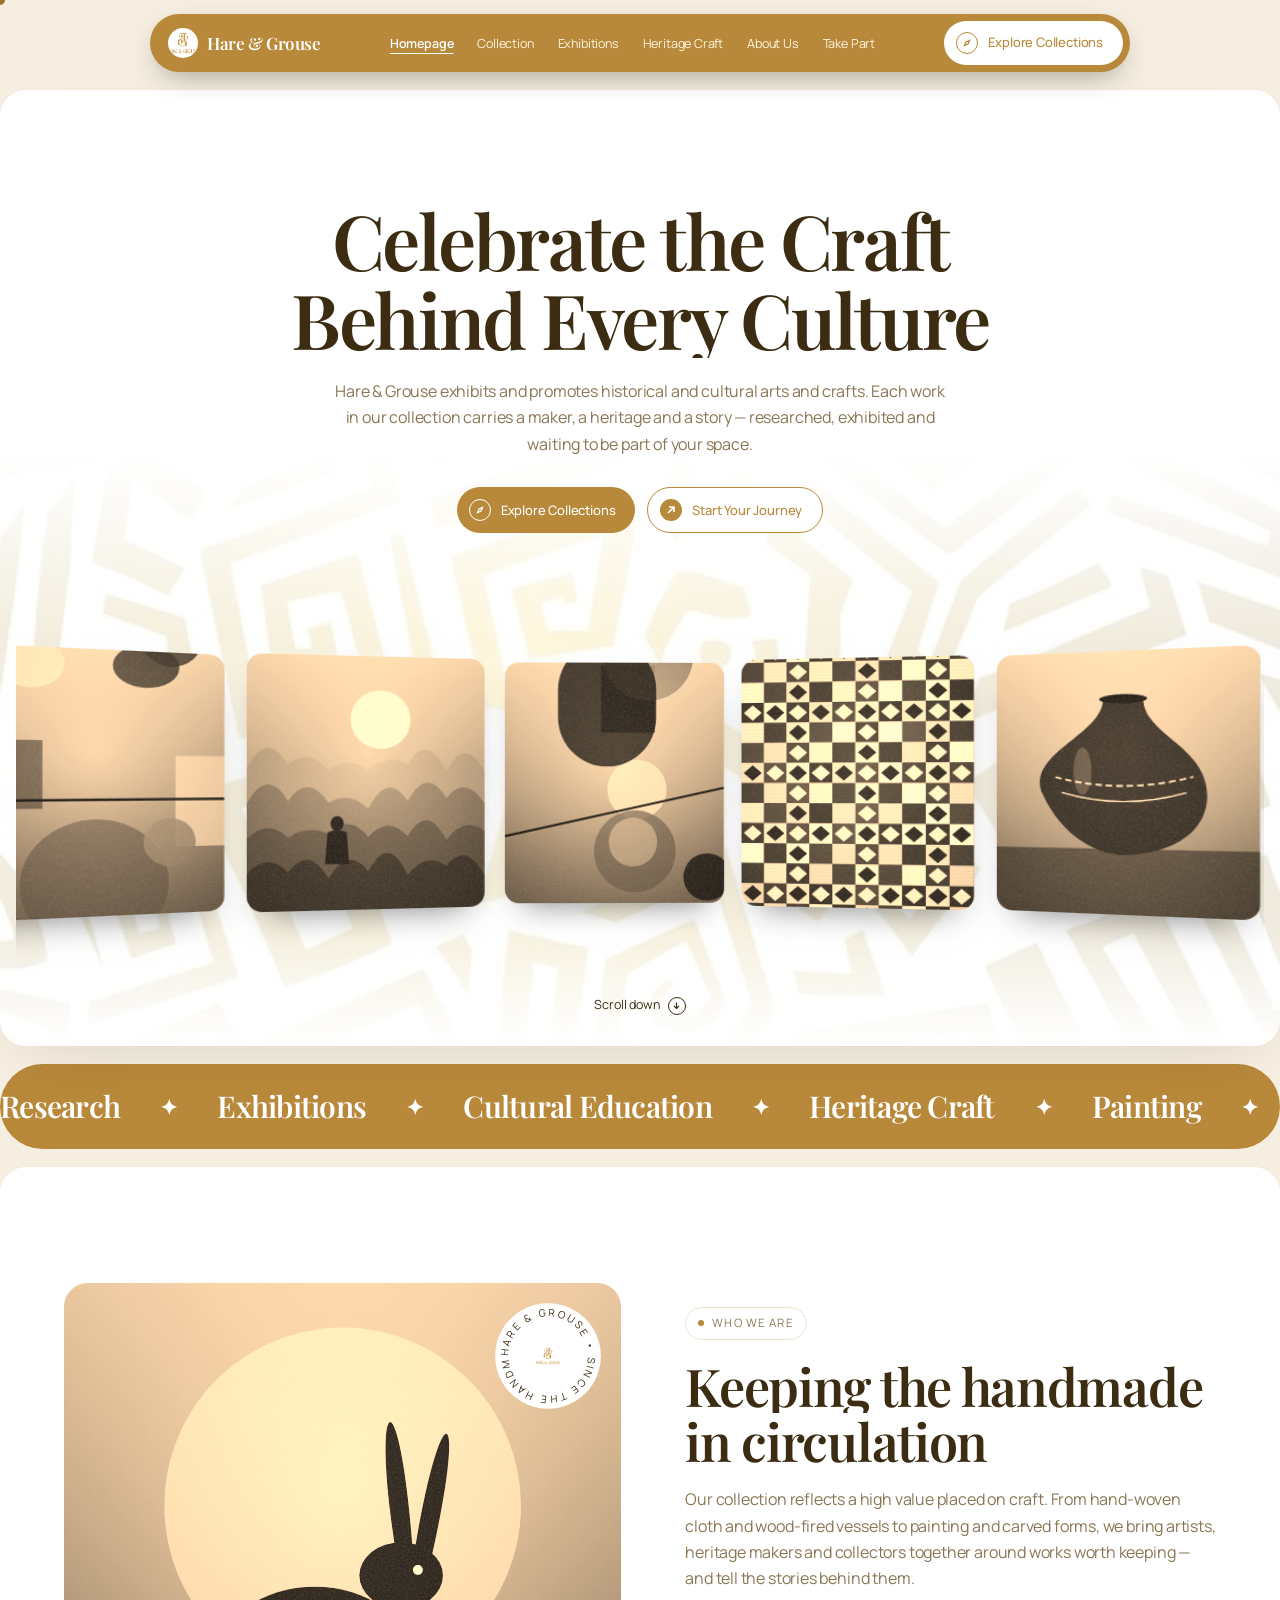
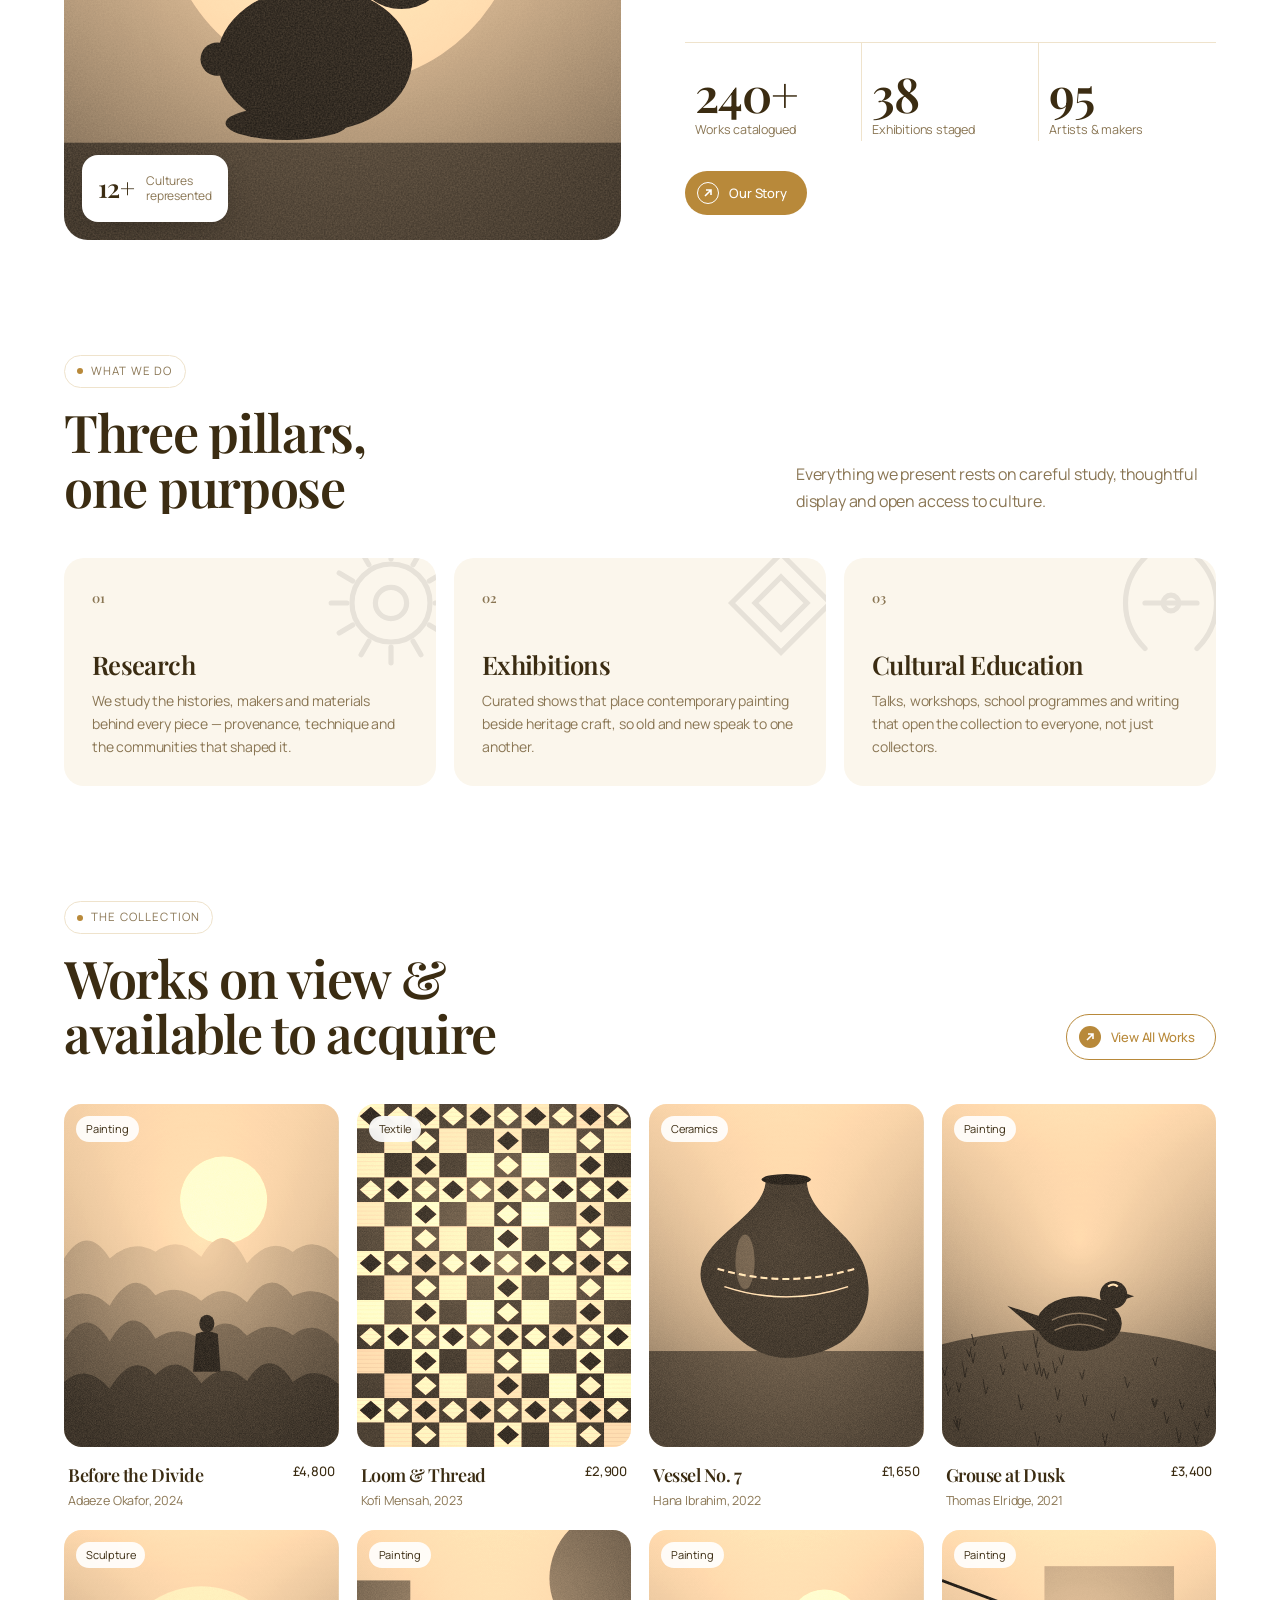
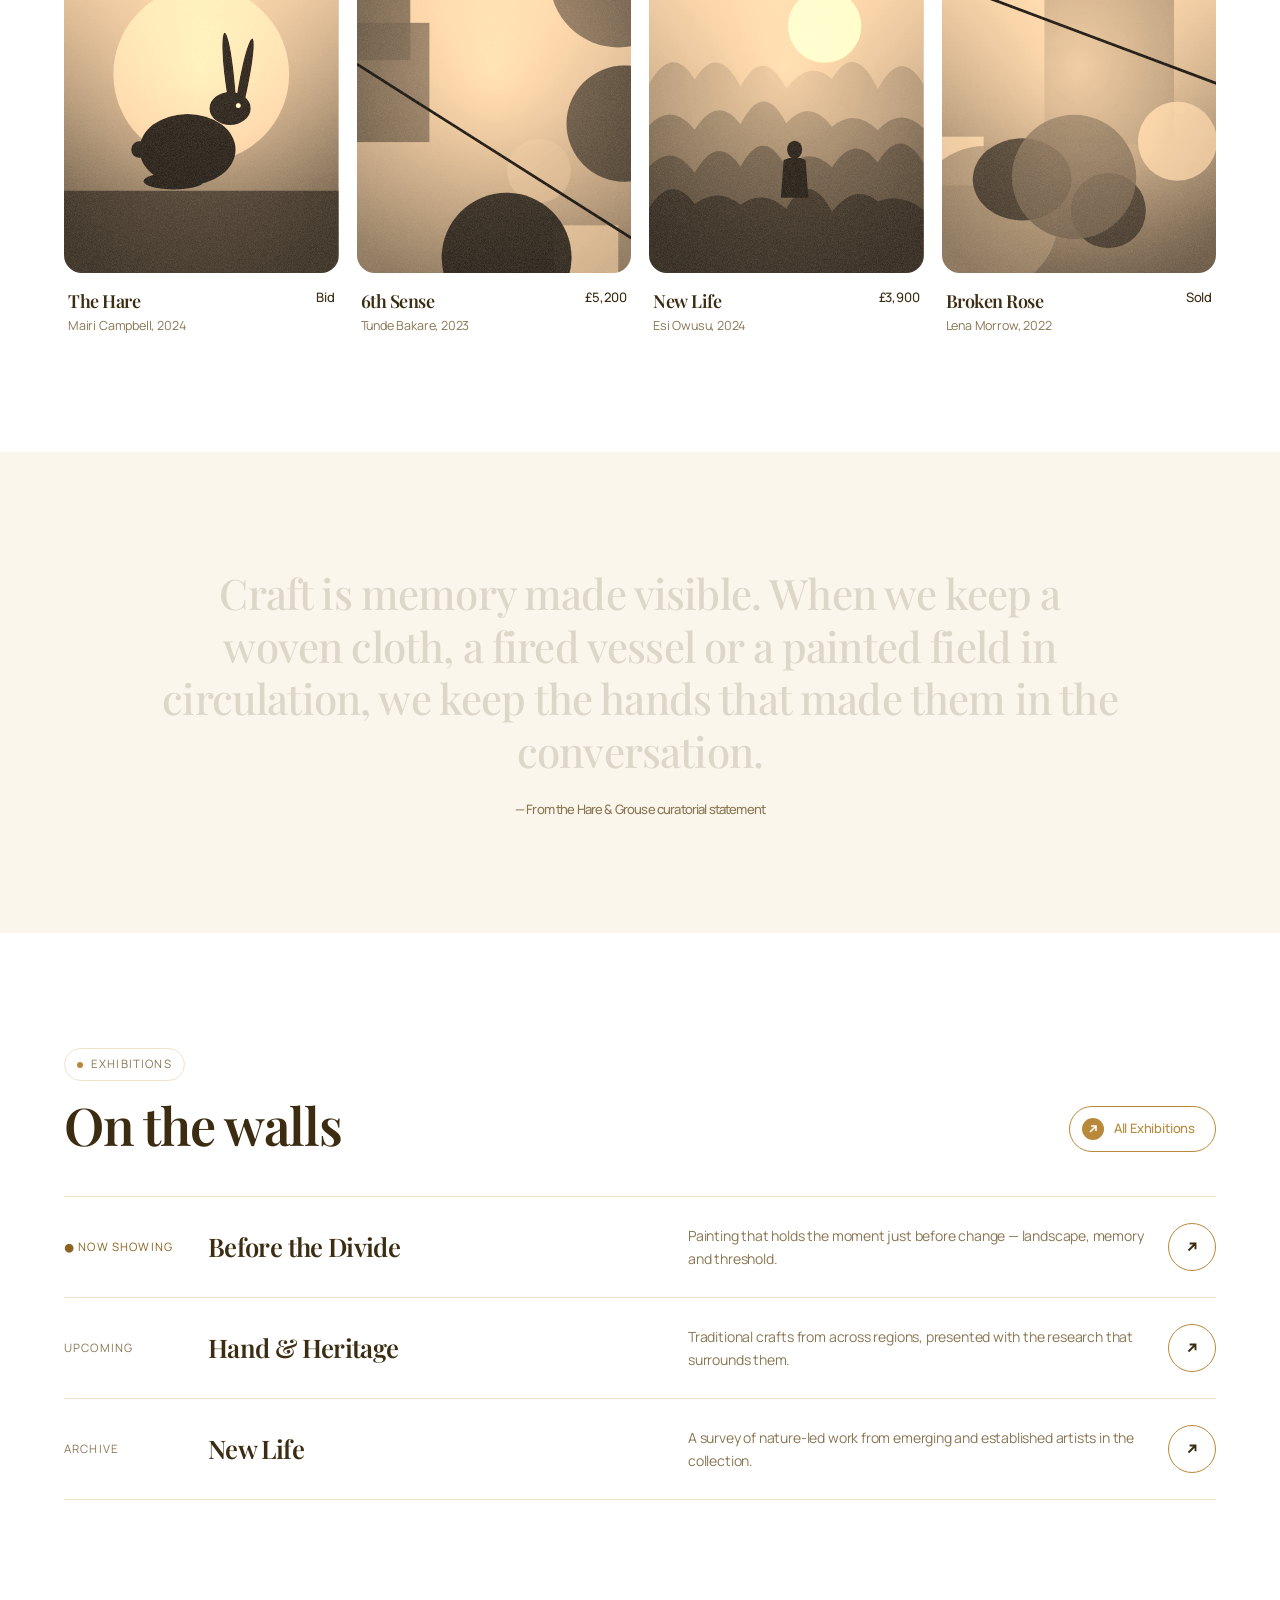
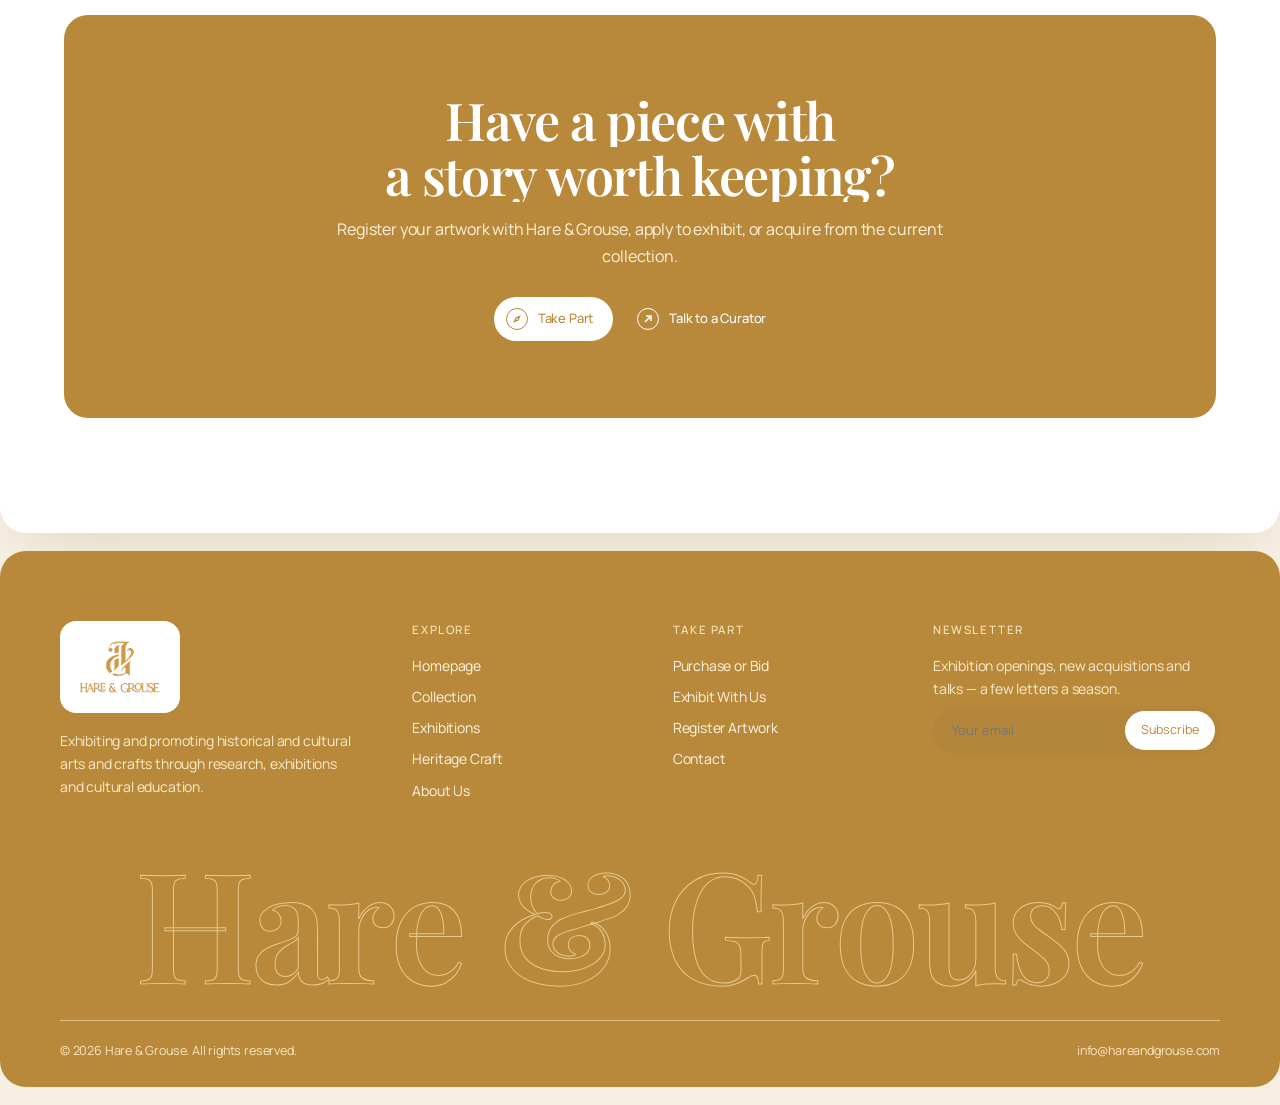
<file: index.html>
<!doctype html>
<html lang="en">
<head>
<meta charset="utf-8">
<meta name="viewport" content="width=device-width, initial-scale=1">
<title>Hare & Grouse — Historical & Cultural Arts and Crafts</title>
<meta name="description" content="Hare & Grouse exhibits and promotes historical and cultural arts and crafts through research, exhibitions and cultural education.">
<link rel="icon" href="assets/logo.png">
<link rel="preconnect" href="https://fonts.googleapis.com"><link rel="preconnect" href="https://fonts.gstatic.com" crossorigin>
<link href="https://fonts.googleapis.com/css2?family=Playfair+Display:wght@500;600;700&family=Manrope:wght@400;500;600;700&display=swap" rel="stylesheet">
<link rel="stylesheet" href="css/style.css">
</head>
<body data-page="home">

<main class="shell">
<section class="hero"><div class="hero-bg"></div>
  <h1 class="display" data-split>Celebrate the Craft<br>Behind Every Culture</h1>
  <p class="lead reveal" data-d="2">Hare &amp; Grouse exhibits and promotes historical and cultural arts and crafts. Each work in our collection carries a maker, a heritage and a story — researched, exhibited and waiting to be part of your space.</p>
  <div class="cta-row reveal" data-d="3"><a href="collection.html" class="btn btn-dark"><span class="ico"><svg viewBox="0 0 12 12" fill="none" stroke="currentColor" stroke-width="1.3"><path d="M8.5 3.5 7 7 3.5 8.5 5 5z"/></svg></span>Explore Collections</a><a href="participate.html" class="btn btn-light"><span class="ico"><svg viewBox="0 0 12 12" fill="none" stroke="currentColor" stroke-width="1.6"><path d="M3 9L9 3M4 3h5v5"/></svg></span>Start Your Journey</a></div>
  <div class="curve reveal" data-d="4" data-n="14"><div class="curve-track"></div></div>
  <a href="#intro" class="scroll-hint">Scroll down <i><svg viewBox="0 0 12 12" fill="none" stroke="currentColor" stroke-width="1.6"><path d="M6 2v8M2.5 6.5 6 10l3.5-3.5"/></svg></i></a>
</section>
</main>

<div class="marquee" style="max-width:1320px;margin:18px auto;border-radius:999px"><div class="marquee-inner"><span>Research</span><span>Exhibitions</span><span>Cultural Education</span><span>Heritage Craft</span><span>Painting</span><span>Textile</span><span>Ceramics</span><span>Sculpture</span><span>Research</span><span>Exhibitions</span><span>Cultural Education</span><span>Heritage Craft</span><span>Painting</span><span>Textile</span><span>Ceramics</span><span>Sculpture</span></div></div>

<main class="shell">
<section class="section" id="intro"><div class="pattern fade"></div>
  <div class="feature">
    <div class="visual reveal" data-art="4,4"><svg class="rotor" viewBox="0 0 100 100"><defs><path id="cp" d="M50 50m-36 0a36 36 0 1 1 72 0a36 36 0 1 1-72 0"/></defs><circle cx="50" cy="50" r="48" fill="#fff"/><text font-size="9.2" letter-spacing="2.2" font-family="Manrope" fill="#3b2c12"><textPath href="#cp">HARE &amp; GROUSE • SINCE THE HANDMADE •</textPath></text><image href="assets/logo.png" x="36" y="33" width="28" height="34"/></svg>
      <div class="badge"><b data-count="12" data-suffix="+">0</b><span>Cultures<br>represented</span></div></div>
    <div>
      <span class="eyebrow reveal">Who we are</span>
      <h2 class="display" style="margin:18px 0" data-split>Keeping the handmade<br>in circulation</h2>
      <p class="lead reveal" data-d="1">Our collection reflects a high value placed on craft. From hand-woven cloth and wood-fired vessels to painting and carved forms, we bring artists, heritage makers and collectors together around works worth keeping — and tell the stories behind them.</p>
      <div class="stats reveal" data-d="2" style="grid-template-columns:repeat(3,1fr)"><div><b data-count="240" data-suffix="+">0</b><span>Works catalogued</span></div><div><b data-count="38">0</b><span>Exhibitions staged</span></div><div><b data-count="95">0</b><span>Artists &amp; makers</span></div></div>
      <div class="cta-row" style="justify-content:flex-start;margin-top:30px"><a href="about.html" class="btn btn-dark"><span class="ico"><svg viewBox="0 0 12 12" fill="none" stroke="currentColor" stroke-width="1.6"><path d="M3 9L9 3M4 3h5v5"/></svg></span>Our Story</a></div>
    </div>
  </div>
</section>

<section class="section" style="padding-top:0">
  <div class="sec-head"><div><span class="eyebrow reveal">What we do</span><h2 class="display" style="margin-top:16px" data-split>Three pillars,<br>one purpose</h2></div><p class="lead reveal">Everything we present rests on careful study, thoughtful display and open access to culture.</p></div>
  <div class="grid g3">
    <div class="pillar reveal" data-d="1"><span class="glyph" data-glyph="0"></span><span class="num">01</span><h3 class="display">Research</h3><p>We study the histories, makers and materials behind every piece — provenance, technique and the communities that shaped it.</p></div>
    <div class="pillar reveal" data-d="2"><span class="glyph" data-glyph="5"></span><span class="num">02</span><h3 class="display">Exhibitions</h3><p>Curated shows that place contemporary painting beside heritage craft, so old and new speak to one another.</p></div>
    <div class="pillar reveal" data-d="3"><span class="glyph" data-glyph="3"></span><span class="num">03</span><h3 class="display">Cultural Education</h3><p>Talks, workshops, school programmes and writing that open the collection to everyone, not just collectors.</p></div>
  </div>
</section>

<section class="section" style="padding-top:0">
  <div class="sec-head"><div><span class="eyebrow reveal">The Collection</span><h2 class="display" style="margin-top:16px" data-split>Works on view &amp;<br>available to acquire</h2></div><a href="collection.html" class="btn btn-light"><span class="ico"><svg viewBox="0 0 12 12" fill="none" stroke="currentColor" stroke-width="1.6"><path d="M3 9L9 3M4 3h5v5"/></svg></span>View All Works</a></div>
  <div class="grid g4" data-works="8"></div>
</section>

<section class="section" style="background:var(--soft)"><div class="pattern"></div>
  <p class="quote"><span data-words>Craft is memory made visible. When we keep a woven cloth, a fired vessel or a painted field in circulation, we keep the hands that made them in the conversation.</span><cite>— From the Hare &amp; Grouse curatorial statement</cite></p>
</section>

<section class="section">
  <div class="sec-head"><div><span class="eyebrow reveal">Exhibitions</span><h2 class="display" style="margin-top:16px" data-split>On the walls</h2></div><a href="exhibitions.html" class="btn btn-light"><span class="ico"><svg viewBox="0 0 12 12" fill="none" stroke="currentColor" stroke-width="1.6"><path d="M3 9L9 3M4 3h5v5"/></svg></span>All Exhibitions</a></div>
  <a href="exhibitions.html" class="exh" data-thumb="7,0"><span class="status now">● Now showing</span><h3 class="display">Before the Divide</h3><p>Painting that holds the moment just before change — landscape, memory and threshold.</p><span class="arrow"><svg viewBox="0 0 12 12" fill="none" stroke="currentColor" stroke-width="1.6"><path d="M3 9L9 3M4 3h5v5"/></svg></span></a>
  <a href="exhibitions.html" class="exh" data-thumb="9,1"><span class="status">Upcoming</span><h3 class="display">Hand &amp; Heritage</h3><p>Traditional crafts from across regions, presented with the research that surrounds them.</p><span class="arrow"><svg viewBox="0 0 12 12" fill="none" stroke="currentColor" stroke-width="1.6"><path d="M3 9L9 3M4 3h5v5"/></svg></span></a>
  <a href="exhibitions.html" class="exh" data-thumb="13,3"><span class="status">Archive</span><h3 class="display">New Life</h3><p>A survey of nature-led work from emerging and established artists in the collection.</p><span class="arrow"><svg viewBox="0 0 12 12" fill="none" stroke="currentColor" stroke-width="1.6"><path d="M3 9L9 3M4 3h5v5"/></svg></span></a>
</section>
<section class="section" style="padding-top:0"><div class="cta-band reveal"><div class="pattern"></div>
<h2 class="display" data-split>Have a piece with<br>a story worth keeping?</h2>
<p class="lead">Register your artwork with Hare &amp; Grouse, apply to exhibit, or acquire from the current collection.</p>
<div class="cta-row"><a href="participate.html" class="btn btn-pill"><span class="ico"><svg viewBox="0 0 12 12" fill="none" stroke="currentColor" stroke-width="1.3"><path d="M8.5 3.5 7 7 3.5 8.5 5 5z"/></svg></span>Take Part</a><a href="contact.html" class="btn btn-dark"><span class="ico"><svg viewBox="0 0 12 12" fill="none" stroke="currentColor" stroke-width="1.6"><path d="M3 9L9 3M4 3h5v5"/></svg></span>Talk to a Curator</a></div></div></section>
</main>
<script src="js/main.js"></script>
</body>
</html>
</file>
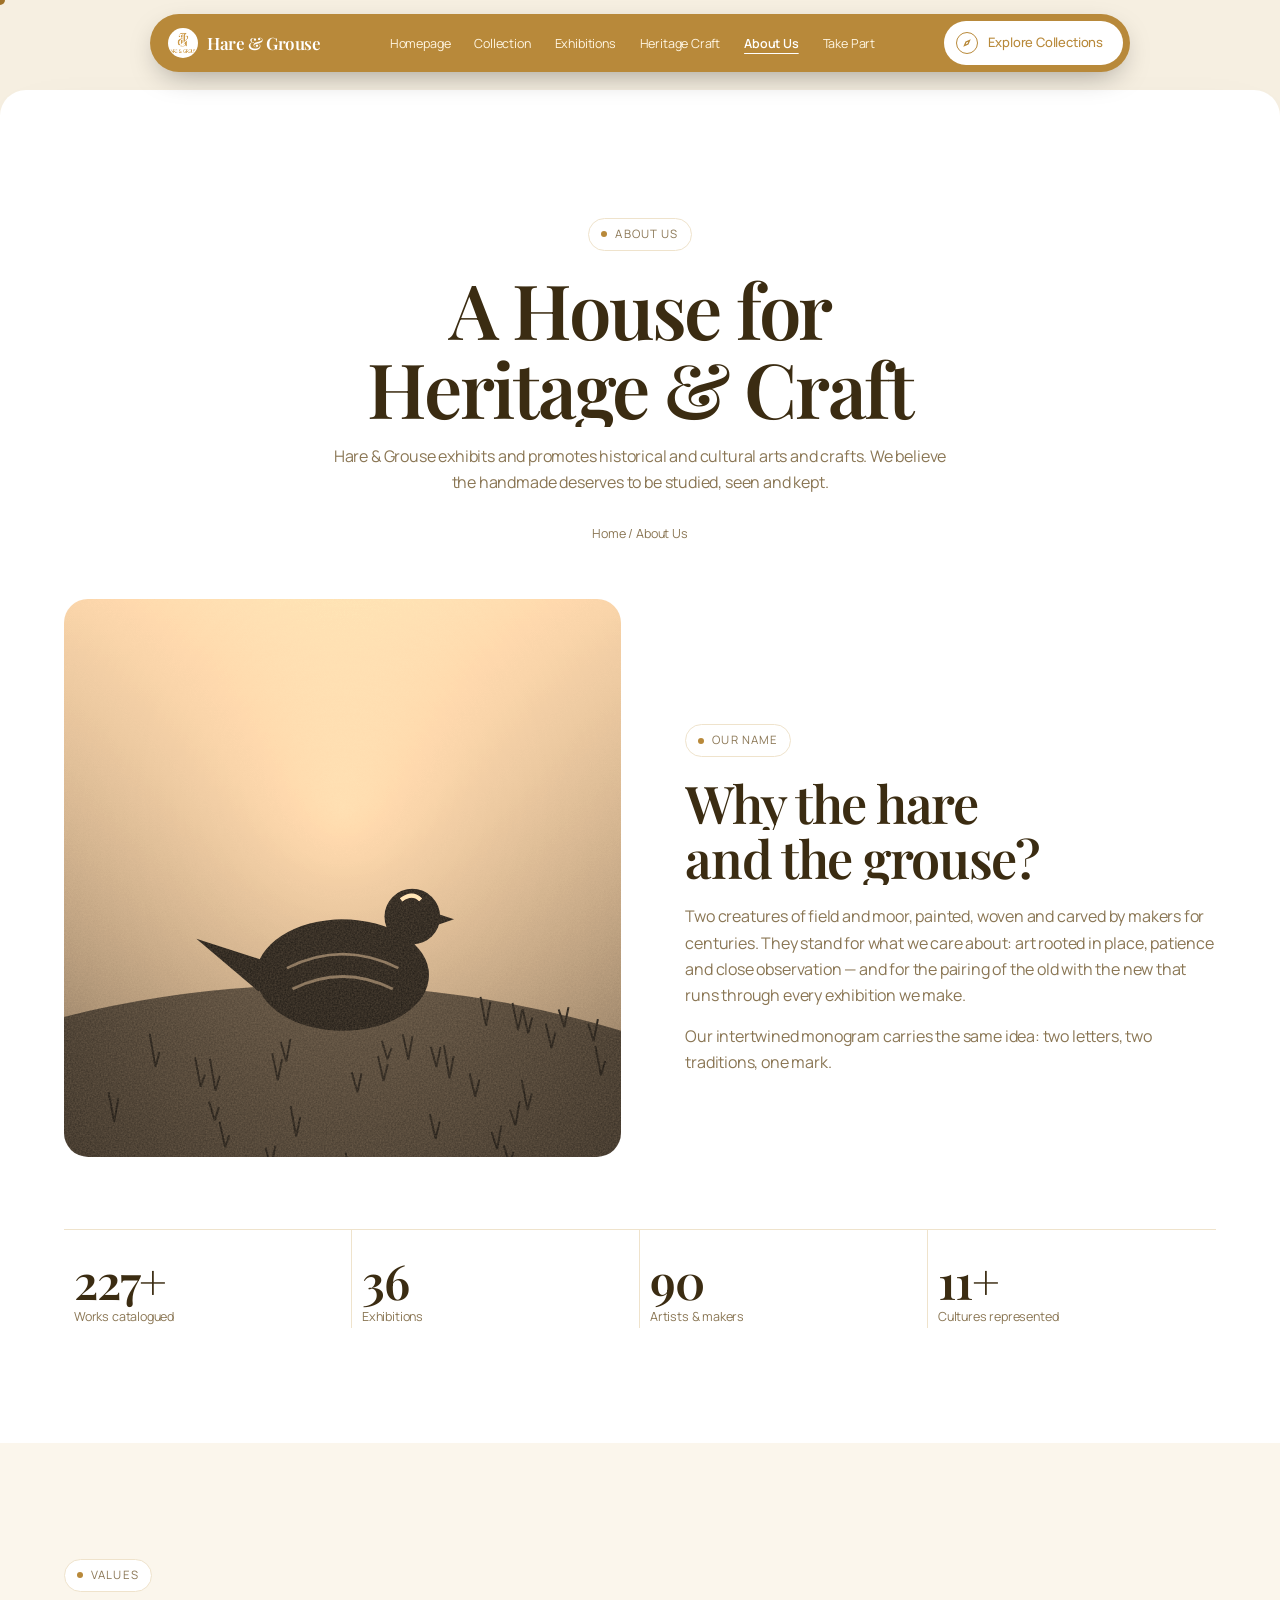
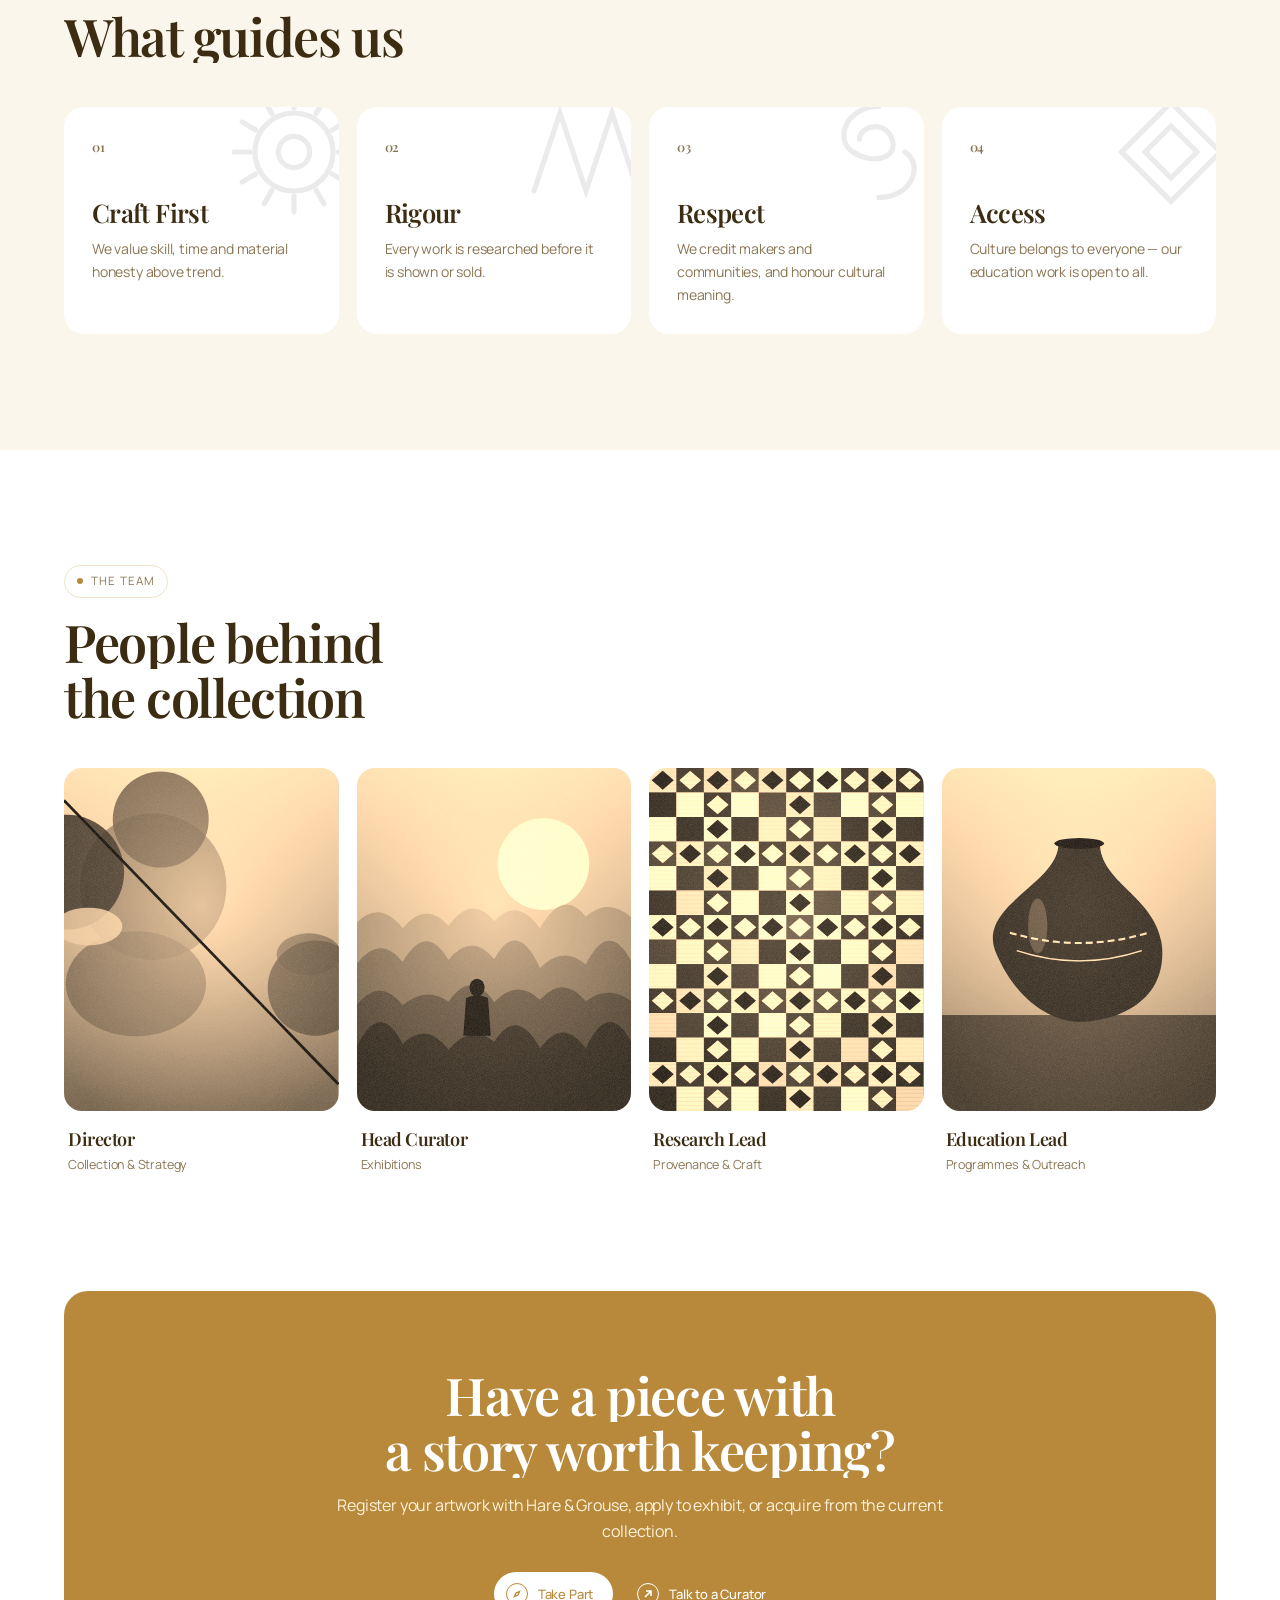
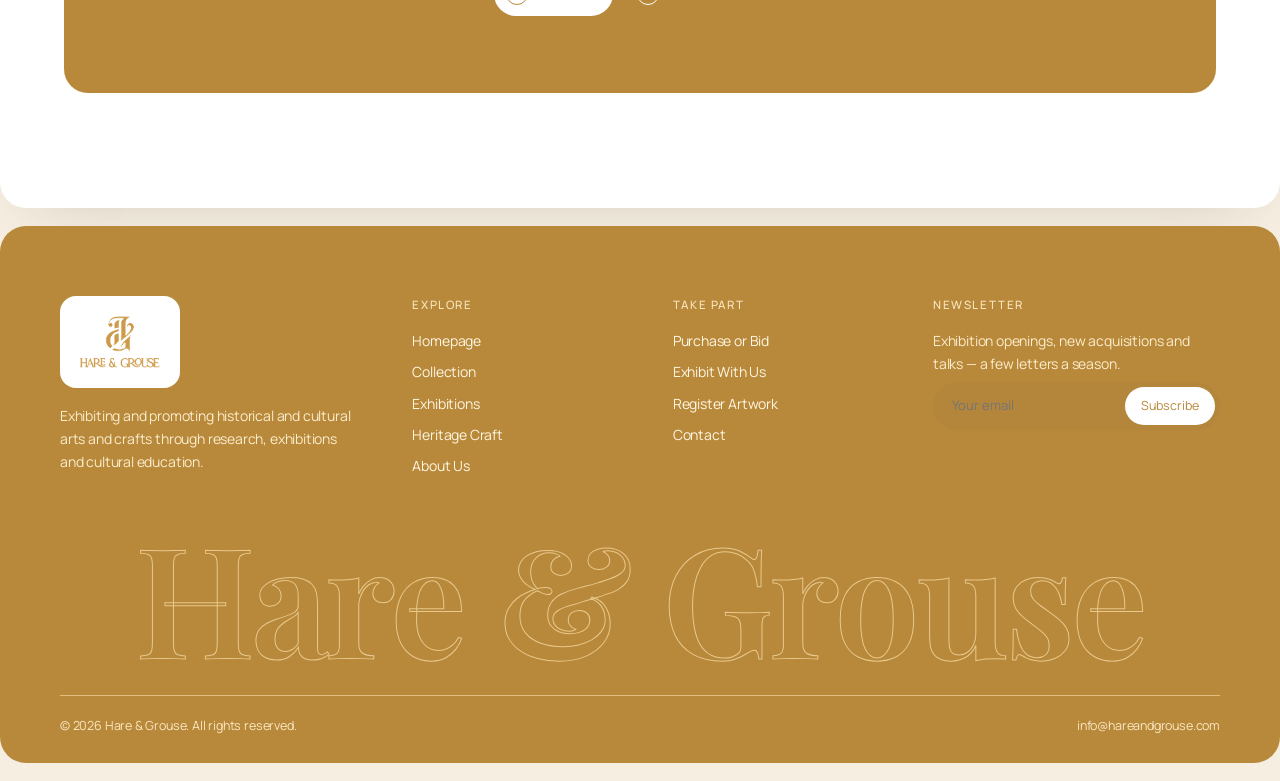
<file: about.html>
<!doctype html>
<html lang="en">
<head>
<meta charset="utf-8">
<meta name="viewport" content="width=device-width, initial-scale=1">
<title>About Us — Hare & Grouse</title>
<meta name="description" content="The story, mission and people of Hare & Grouse.">
<link rel="icon" href="assets/logo.png">
<link rel="preconnect" href="https://fonts.googleapis.com"><link rel="preconnect" href="https://fonts.gstatic.com" crossorigin>
<link href="https://fonts.googleapis.com/css2?family=Playfair+Display:wght@500;600;700&family=Manrope:wght@400;500;600;700&display=swap" rel="stylesheet">
<link rel="stylesheet" href="css/style.css">
</head>
<body data-page="about">

<main class="shell">
<header class="phero"><div class="pattern fade"></div>
<span class="eyebrow reveal">About Us</span>
<h1 class="display" data-split>A House for<br>Heritage &amp; Craft</h1>
<p class="lead reveal" data-d="2">Hare &amp; Grouse exhibits and promotes historical and cultural arts and crafts. We believe the handmade deserves to be studied, seen and kept.</p>
<div class="crumbs reveal" data-d="3"><a href="index.html">Home</a> / About Us</div></header>
<section class="section" style="padding-top:0">
  <div class="feature">
    <div class="visual reveal" data-art="41,3" data-parallax=".04"></div>
    <div><span class="eyebrow reveal">Our name</span><h2 class="display" style="margin:18px 0" data-split>Why the hare<br>and the grouse?</h2>
    <p class="lead reveal" data-d="1">Two creatures of field and moor, painted, woven and carved by makers for centuries. They stand for what we care about: art rooted in place, patience and close observation — and for the pairing of the old with the new that runs through every exhibition we make.</p>
    <p class="lead reveal" data-d="2" style="margin-top:14px">Our intertwined monogram carries the same idea: two letters, two traditions, one mark.</p></div>
  </div>
  <div class="stats reveal"><div><b data-count="240" data-suffix="+">0</b><span>Works catalogued</span></div><div><b data-count="38">0</b><span>Exhibitions</span></div><div><b data-count="95">0</b><span>Artists &amp; makers</span></div><div><b data-count="12" data-suffix="+">0</b><span>Cultures represented</span></div></div>
</section>
<section class="section" style="background:var(--soft)"><div class="pattern"></div>
  <div class="sec-head"><div><span class="eyebrow reveal">Values</span><h2 class="display" style="margin-top:16px" data-split>What guides us</h2></div></div>
  <div class="grid g4">
    <div class="pillar reveal" style="background:#fff" data-d="1"><span class="glyph" data-glyph="0"></span><span class="num">01</span><h3 class="display">Craft First</h3><p>We value skill, time and material honesty above trend.</p></div>
    <div class="pillar reveal" style="background:#fff" data-d="2"><span class="glyph" data-glyph="4"></span><span class="num">02</span><h3 class="display">Rigour</h3><p>Every work is researched before it is shown or sold.</p></div>
    <div class="pillar reveal" style="background:#fff" data-d="3"><span class="glyph" data-glyph="6"></span><span class="num">03</span><h3 class="display">Respect</h3><p>We credit makers and communities, and honour cultural meaning.</p></div>
    <div class="pillar reveal" style="background:#fff" data-d="4"><span class="glyph" data-glyph="5"></span><span class="num">04</span><h3 class="display">Access</h3><p>Culture belongs to everyone — our education work is open to all.</p></div>
  </div>
</section>
<section class="section">
  <div class="sec-head"><div><span class="eyebrow reveal">The team</span><h2 class="display" style="margin-top:16px" data-split>People behind<br>the collection</h2></div></div>
  <div class="grid g4">
  <article class="art-card reveal" data-d="0"><div class="frame" data-art="50,5"></div><div class="meta"><div><h4>Director</h4><p>Collection &amp; Strategy</p></div></div></article><article class="art-card reveal" data-d="1"><div class="frame" data-art="53,0"></div><div class="meta"><div><h4>Head Curator</h4><p>Exhibitions</p></div></div></article><article class="art-card reveal" data-d="2"><div class="frame" data-art="56,1"></div><div class="meta"><div><h4>Research Lead</h4><p>Provenance &amp; Craft</p></div></div></article><article class="art-card reveal" data-d="3"><div class="frame" data-art="59,2"></div><div class="meta"><div><h4>Education Lead</h4><p>Programmes &amp; Outreach</p></div></div></article>
  </div>
</section>
<section class="section" style="padding-top:0"><div class="cta-band reveal"><div class="pattern"></div>
<h2 class="display" data-split>Have a piece with<br>a story worth keeping?</h2>
<p class="lead">Register your artwork with Hare &amp; Grouse, apply to exhibit, or acquire from the current collection.</p>
<div class="cta-row"><a href="participate.html" class="btn btn-pill"><span class="ico"><svg viewBox="0 0 12 12" fill="none" stroke="currentColor" stroke-width="1.3"><path d="M8.5 3.5 7 7 3.5 8.5 5 5z"/></svg></span>Take Part</a><a href="contact.html" class="btn btn-dark"><span class="ico"><svg viewBox="0 0 12 12" fill="none" stroke="currentColor" stroke-width="1.6"><path d="M3 9L9 3M4 3h5v5"/></svg></span>Talk to a Curator</a></div></div></section>
</main>
<script src="js/main.js"></script>
</body>
</html>
</file>
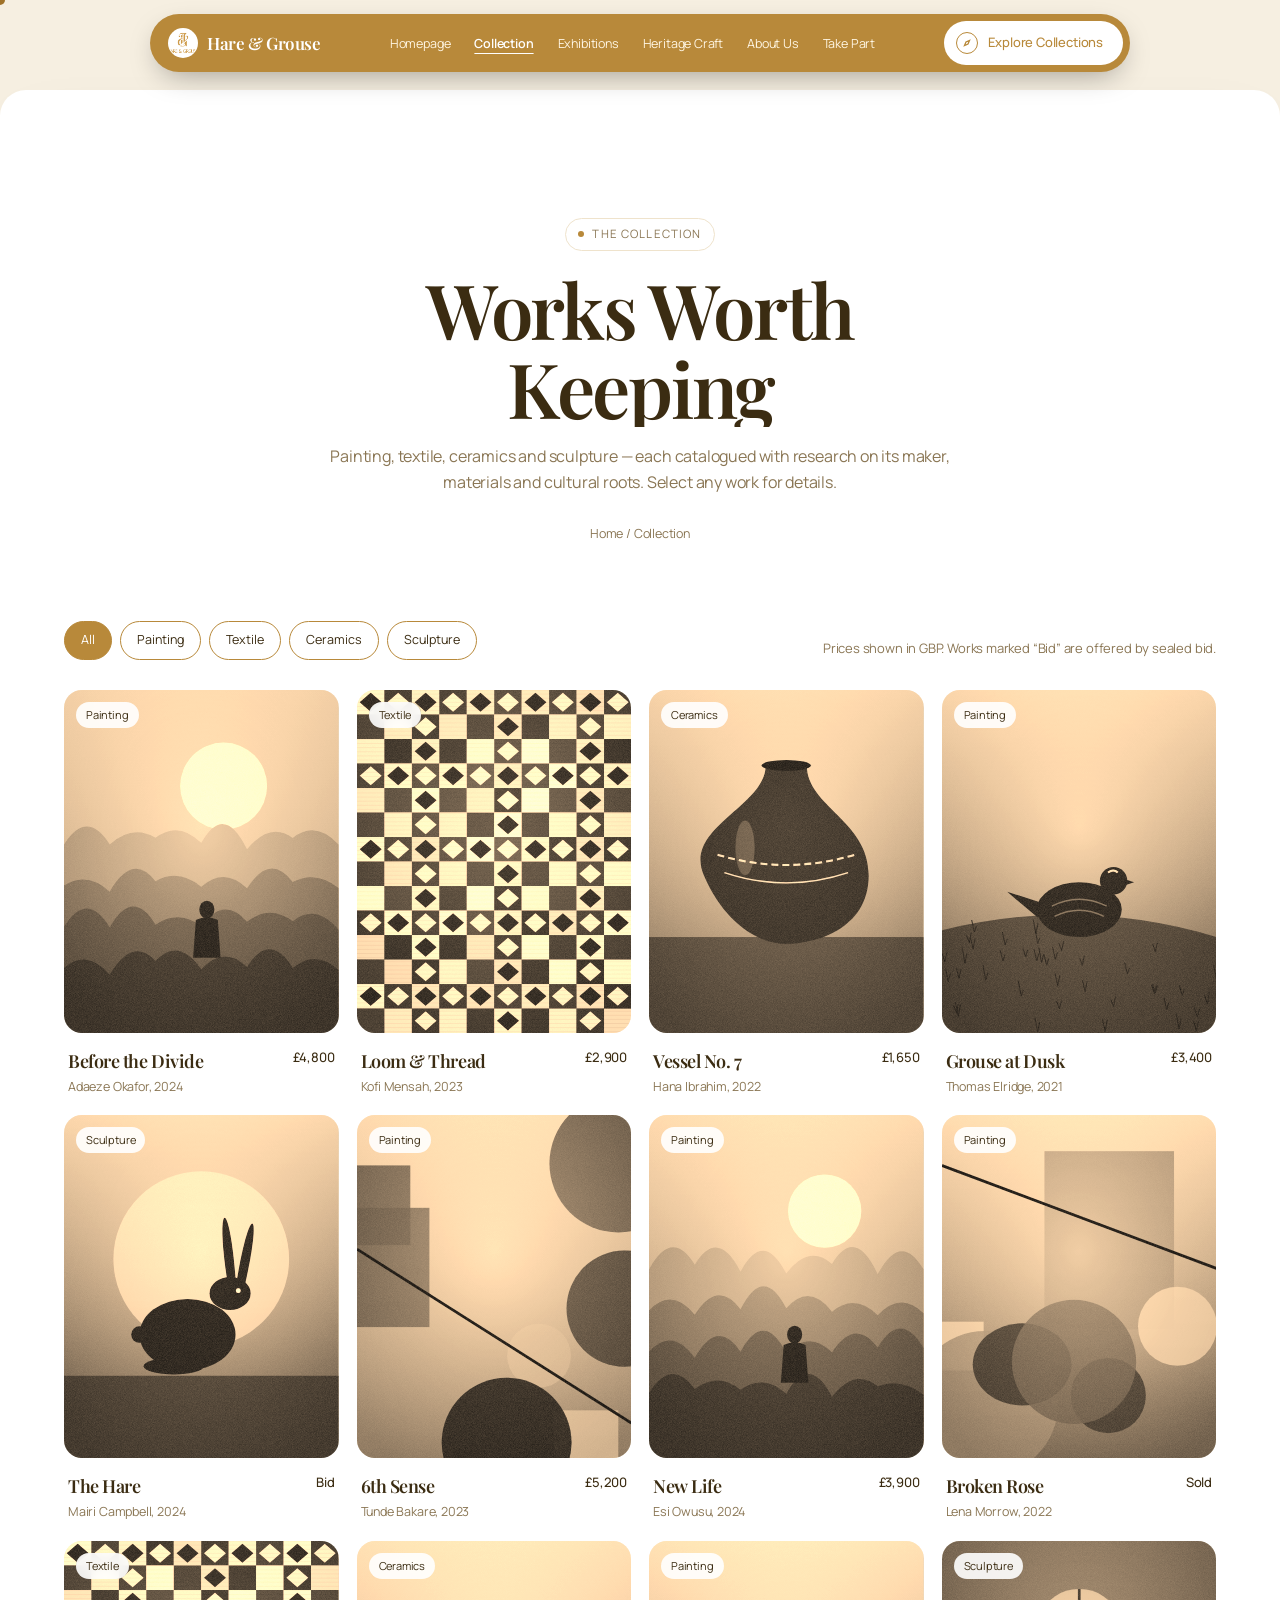
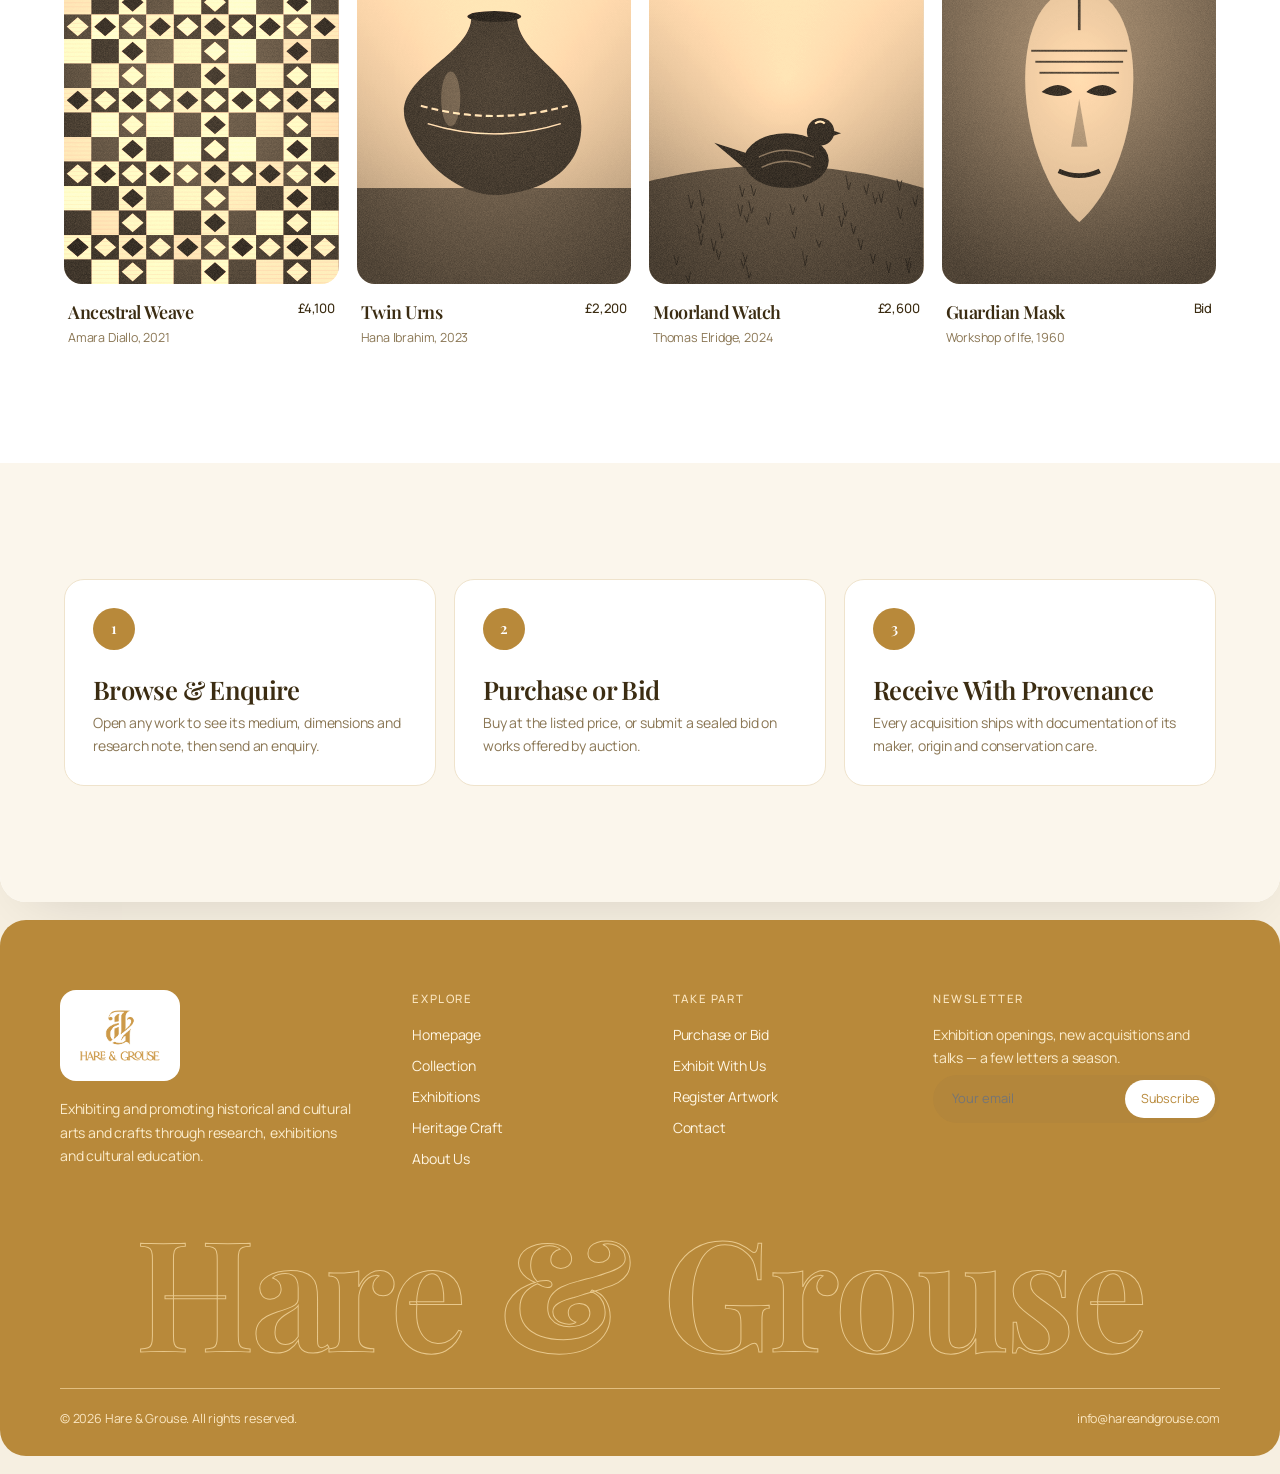
<file: collection.html>
<!doctype html>
<html lang="en">
<head>
<meta charset="utf-8">
<meta name="viewport" content="width=device-width, initial-scale=1">
<title>The Collection — Hare & Grouse</title>
<meta name="description" content="Browse painting, textile, ceramics and sculpture in the Hare & Grouse collection.">
<link rel="icon" href="assets/logo.png">
<link rel="preconnect" href="https://fonts.googleapis.com"><link rel="preconnect" href="https://fonts.gstatic.com" crossorigin>
<link href="https://fonts.googleapis.com/css2?family=Playfair+Display:wght@500;600;700&family=Manrope:wght@400;500;600;700&display=swap" rel="stylesheet">
<link rel="stylesheet" href="css/style.css">
</head>
<body data-page="collection">

<main class="shell">
<header class="phero"><div class="pattern fade"></div>
<span class="eyebrow reveal">The Collection</span>
<h1 class="display" data-split>Works Worth<br>Keeping</h1>
<p class="lead reveal" data-d="2">Painting, textile, ceramics and sculpture — each catalogued with research on its maker, materials and cultural roots. Select any work for details.</p>
<div class="crumbs reveal" data-d="3"><a href="index.html">Home</a> / Collection</div></header>
<section class="section" style="padding-top:0">
  <div class="sec-head" style="margin-bottom:30px"><div class="filters reveal"><button class="chip on" data-f="All">All</button><button class="chip" data-f="Painting">Painting</button><button class="chip" data-f="Textile">Textile</button><button class="chip" data-f="Ceramics">Ceramics</button><button class="chip" data-f="Sculpture">Sculpture</button></div><p class="lead reveal" style="font-size:13px">Prices shown in GBP. Works marked “Bid” are offered by sealed bid.</p></div>
  <div class="grid g4" data-works></div>
</section>
<section class="section" style="background:var(--soft)"><div class="pattern"></div>
  <div class="grid g3">
    <div class="step reveal" data-d="1"><div class="n">1</div><h3 class="display">Browse &amp; Enquire</h3><p>Open any work to see its medium, dimensions and research note, then send an enquiry.</p></div>
    <div class="step reveal" data-d="2"><div class="n">2</div><h3 class="display">Purchase or Bid</h3><p>Buy at the listed price, or submit a sealed bid on works offered by auction.</p></div>
    <div class="step reveal" data-d="3"><div class="n">3</div><h3 class="display">Receive With Provenance</h3><p>Every acquisition ships with documentation of its maker, origin and conservation care.</p></div>
  </div>
</section>

</main>
<script src="js/main.js"></script>
</body>
</html>
</file>
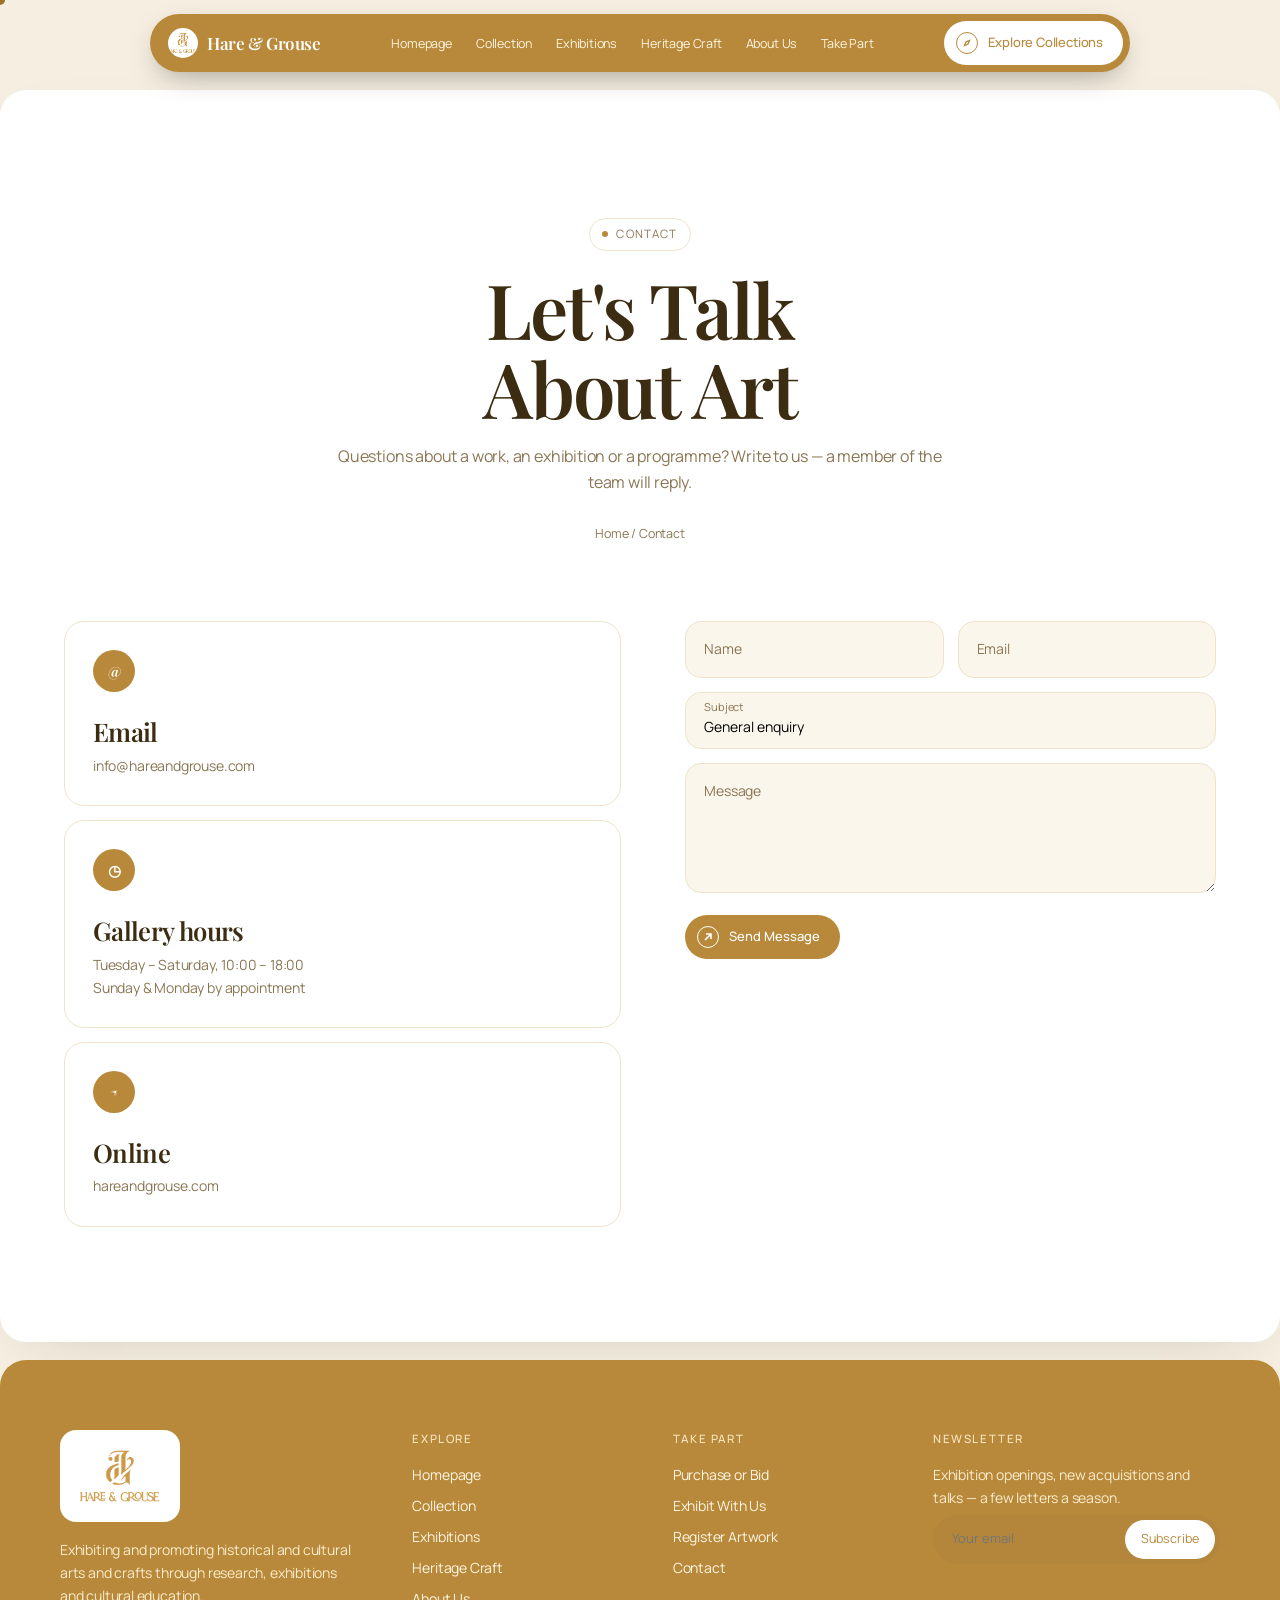
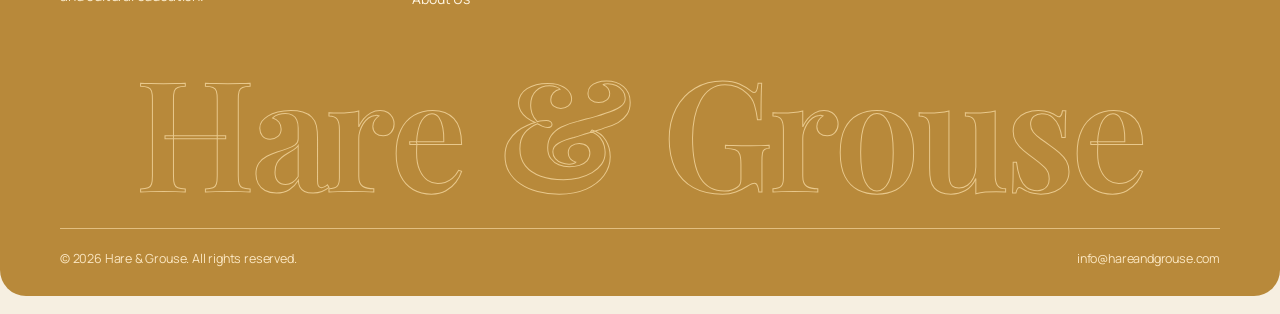
<file: contact.html>
<!doctype html>
<html lang="en">
<head>
<meta charset="utf-8">
<meta name="viewport" content="width=device-width, initial-scale=1">
<title>Contact — Hare & Grouse</title>
<meta name="description" content="Get in touch with Hare & Grouse.">
<link rel="icon" href="assets/logo.png">
<link rel="preconnect" href="https://fonts.googleapis.com"><link rel="preconnect" href="https://fonts.gstatic.com" crossorigin>
<link href="https://fonts.googleapis.com/css2?family=Playfair+Display:wght@500;600;700&family=Manrope:wght@400;500;600;700&display=swap" rel="stylesheet">
<link rel="stylesheet" href="css/style.css">
</head>
<body data-page="contact">

<main class="shell">
<header class="phero"><div class="pattern fade"></div>
<span class="eyebrow reveal">Contact</span>
<h1 class="display" data-split>Let's Talk<br>About Art</h1>
<p class="lead reveal" data-d="2">Questions about a work, an exhibition or a programme? Write to us — a member of the team will reply.</p>
<div class="crumbs reveal" data-d="3"><a href="index.html">Home</a> / Contact</div></header>
<section class="section" style="padding-top:0"><div class="feature" style="align-items:start">
  <div class="grid" style="gap:14px">
    <a href="mailto:info@hareandgrouse.com" class="step reveal"><div class="n">@</div><h3 class="display">Email</h3><p>info@hareandgrouse.com</p></a>
    <div class="step reveal" data-d="1"><div class="n">◷</div><h3 class="display">Gallery hours</h3><p>Tuesday – Saturday, 10:00 – 18:00<br>Sunday &amp; Monday by appointment</p></div>
    <a href="https://hareandgrouse.com" class="step reveal" data-d="2"><div class="n">↗</div><h3 class="display">Online</h3><p>hareandgrouse.com</p></a>
  </div>
  <form class="form reveal" data-d="1" data-form>
    <div class="field"><input id="c1" placeholder=" " required><label for="c1">Name</label></div><div class="field"><input id="c2" type="email" placeholder=" " required><label for="c2">Email</label></div>
    <div class="field full"><select id="c3"><option>General enquiry</option><option>Acquisitions</option><option>Exhibiting</option><option>Education programmes</option><option>Press</option></select><label for="c3">Subject</label></div>
    <div class="field full"><textarea id="c4" placeholder=" " required></textarea><label for="c4">Message</label></div>
    <div class="full"><button class="btn btn-dark"><span class="ico"><svg viewBox="0 0 12 12" fill="none" stroke="currentColor" stroke-width="1.6"><path d="M3 9L9 3M4 3h5v5"/></svg></span>Send Message</button><p class="form-note"></p></div>
  </form>
</div></section>
</main>
<script src="js/main.js"></script>
</body>
</html>
</file>
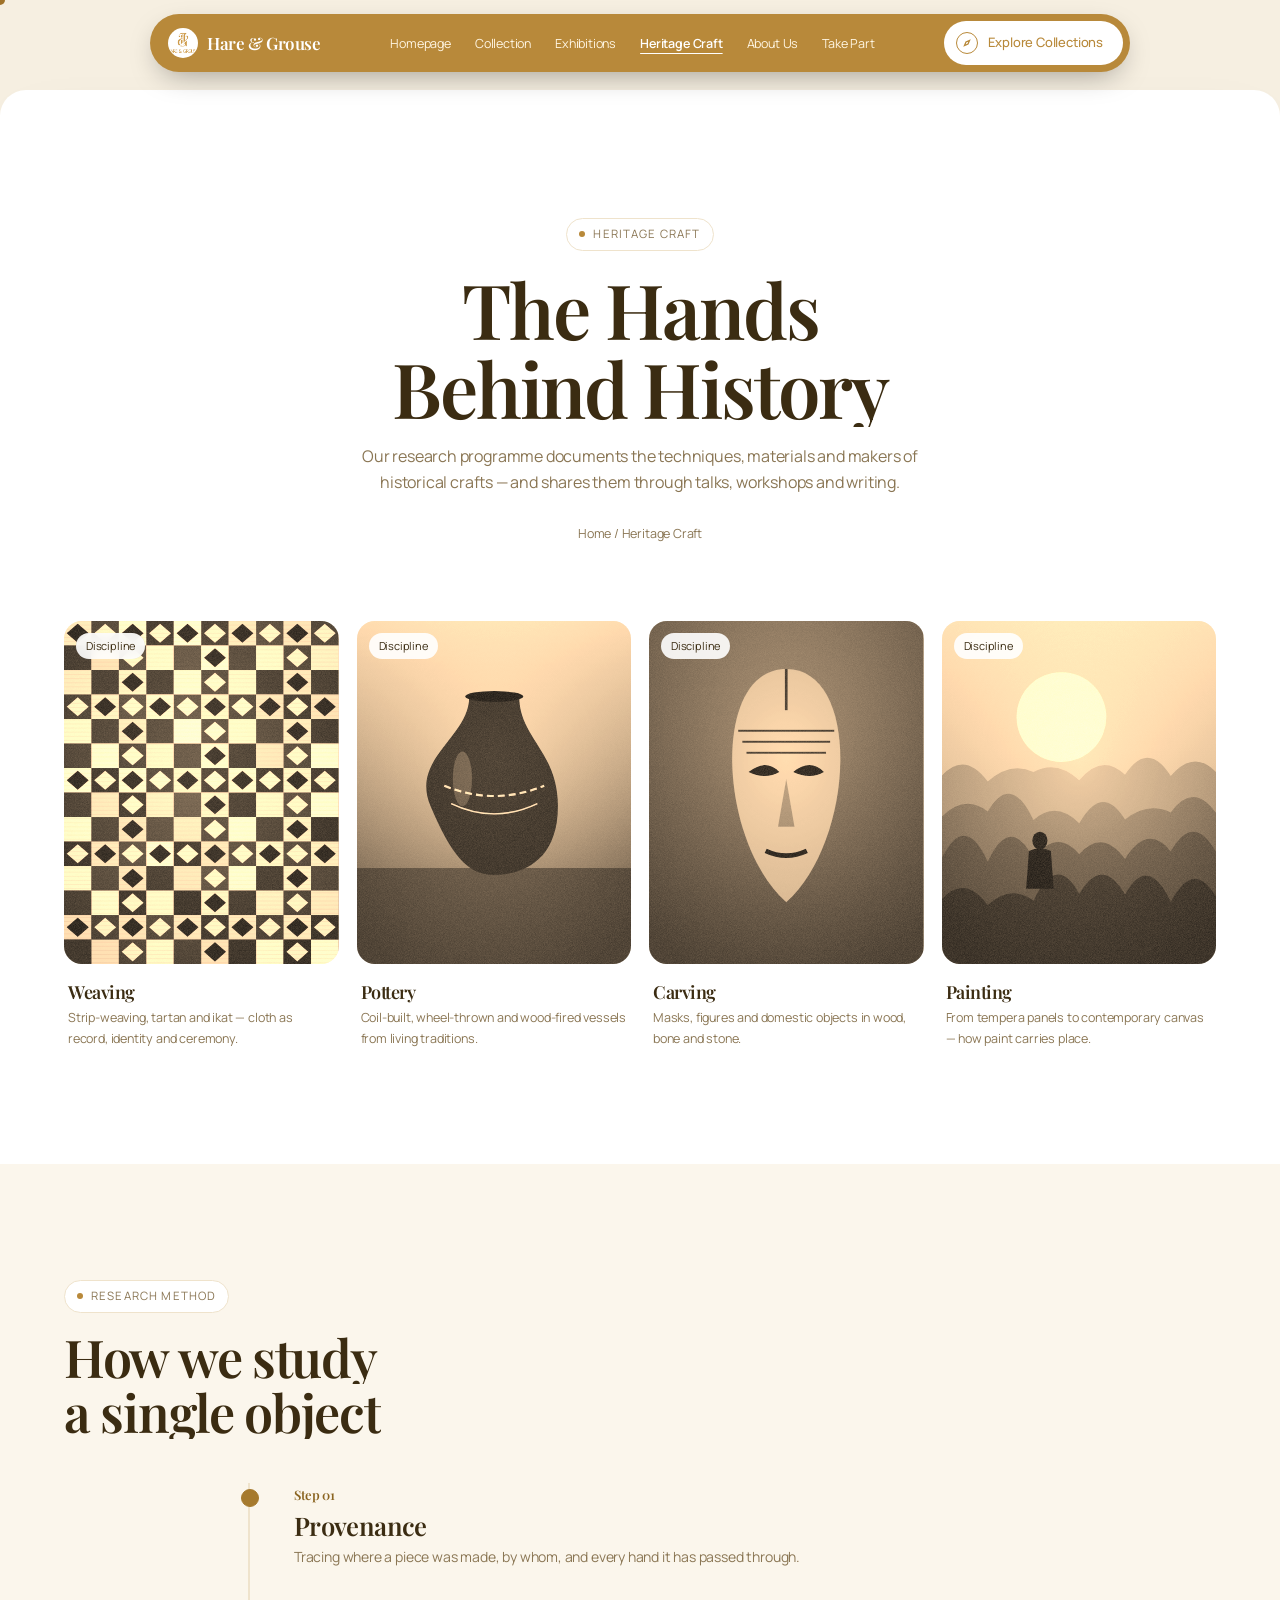
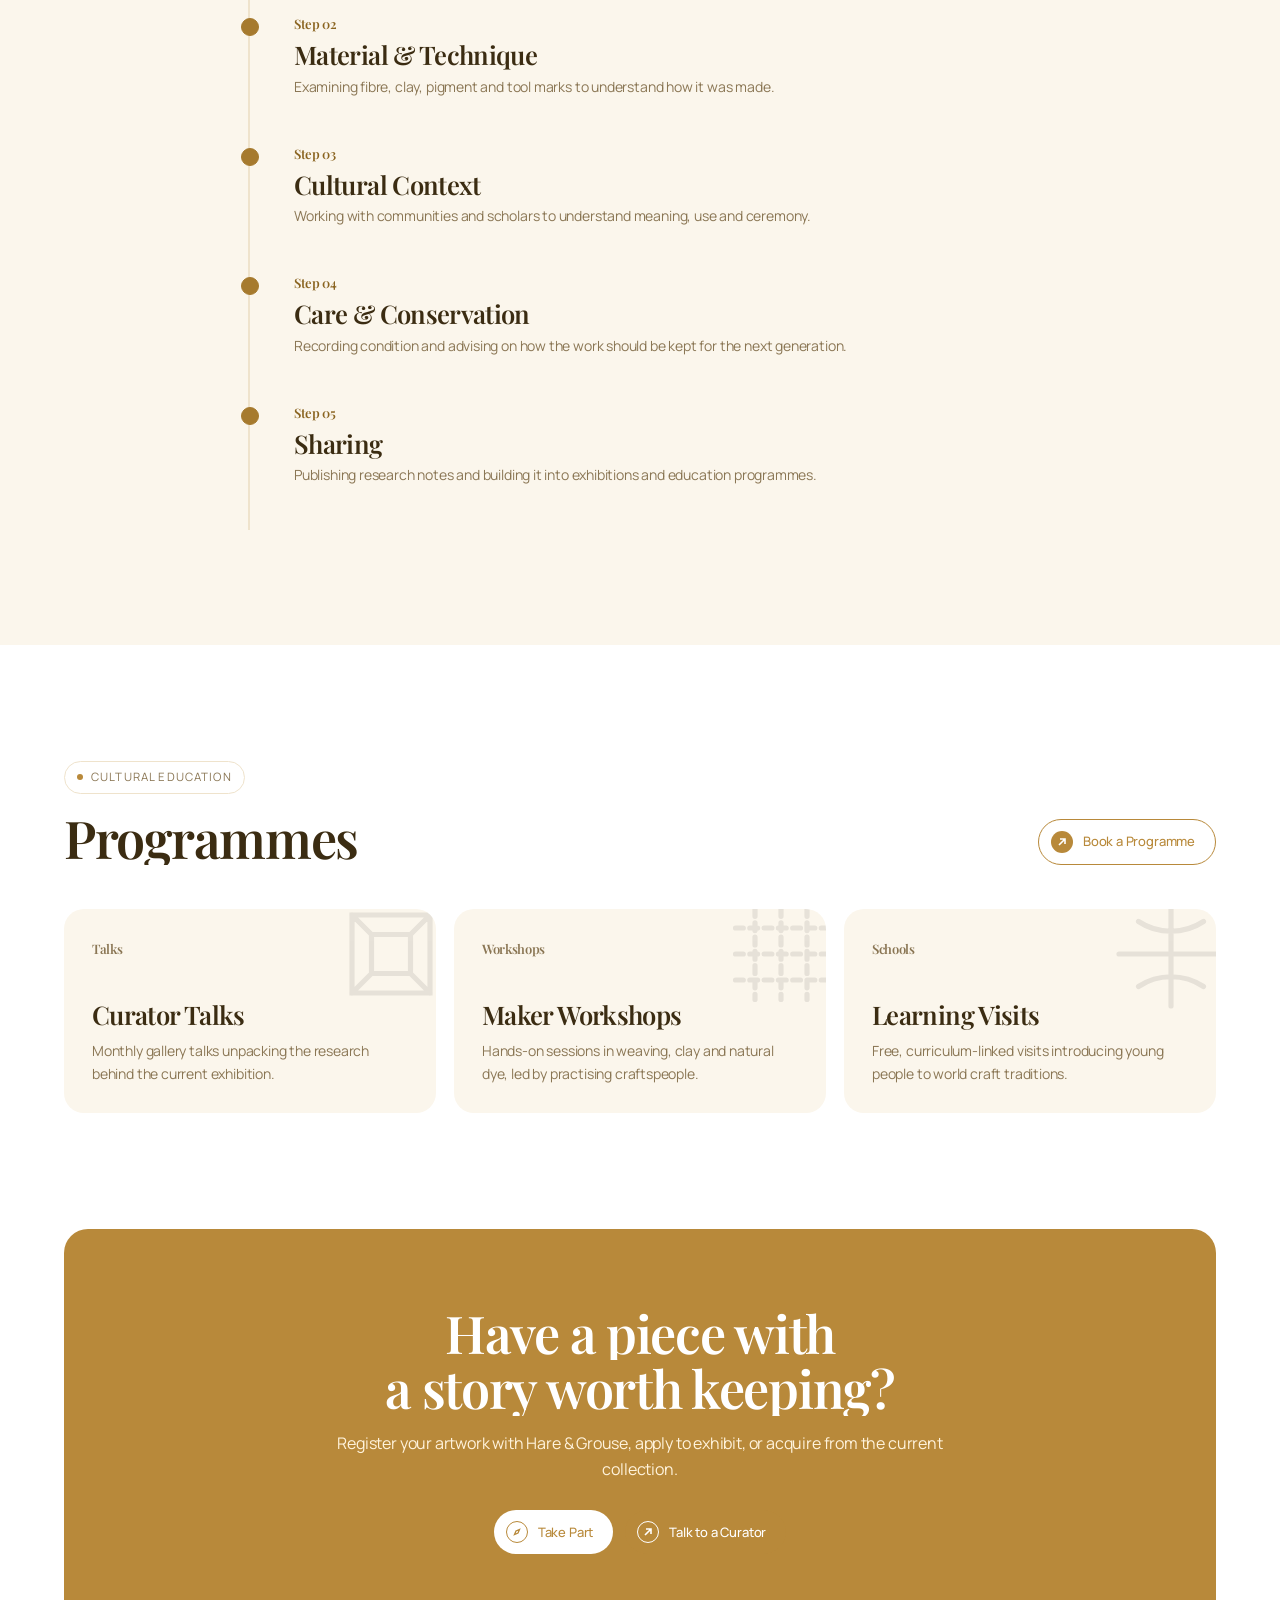
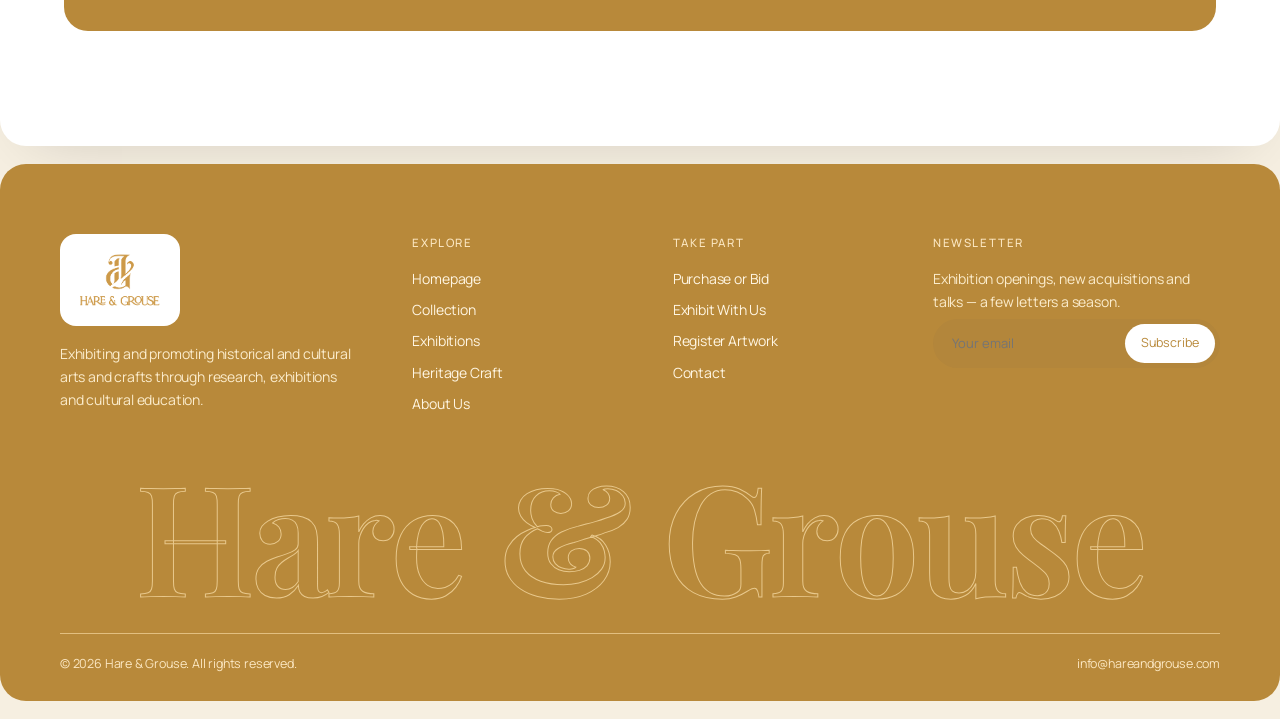
<file: craft.html>
<!doctype html>
<html lang="en">
<head>
<meta charset="utf-8">
<meta name="viewport" content="width=device-width, initial-scale=1">
<title>Heritage Craft — Hare & Grouse</title>
<meta name="description" content="Research and cultural education on historical crafts at Hare & Grouse.">
<link rel="icon" href="assets/logo.png">
<link rel="preconnect" href="https://fonts.googleapis.com"><link rel="preconnect" href="https://fonts.gstatic.com" crossorigin>
<link href="https://fonts.googleapis.com/css2?family=Playfair+Display:wght@500;600;700&family=Manrope:wght@400;500;600;700&display=swap" rel="stylesheet">
<link rel="stylesheet" href="css/style.css">
</head>
<body data-page="craft">

<main class="shell">
<header class="phero"><div class="pattern fade"></div>
<span class="eyebrow reveal">Heritage Craft</span>
<h1 class="display" data-split>The Hands<br>Behind History</h1>
<p class="lead reveal" data-d="2">Our research programme documents the techniques, materials and makers of historical crafts — and shares them through talks, workshops and writing.</p>
<div class="crumbs reveal" data-d="3"><a href="index.html">Home</a> / Heritage Craft</div></header>
<section class="section" style="padding-top:0"><div class="grid g4">
<article class="art-card reveal" data-d="0"><div class="frame" data-art="30,1"><span class="tag">Discipline</span></div><div class="meta"><div><h4>Weaving</h4><p>Strip-weaving, tartan and ikat — cloth as record, identity and ceremony.</p></div></div></article><article class="art-card reveal" data-d="1"><div class="frame" data-art="37,2"><span class="tag">Discipline</span></div><div class="meta"><div><h4>Pottery</h4><p>Coil-built, wheel-thrown and wood-fired vessels from living traditions.</p></div></div></article><article class="art-card reveal" data-d="2"><div class="frame" data-art="44,6"><span class="tag">Discipline</span></div><div class="meta"><div><h4>Carving</h4><p>Masks, figures and domestic objects in wood, bone and stone.</p></div></div></article><article class="art-card reveal" data-d="3"><div class="frame" data-art="51,0"><span class="tag">Discipline</span></div><div class="meta"><div><h4>Painting</h4><p>From tempera panels to contemporary canvas — how paint carries place.</p></div></div></article>
</div></section>
<section class="section" style="background:var(--soft)"><div class="pattern"></div>
  <div class="sec-head"><div><span class="eyebrow reveal">Research method</span><h2 class="display" style="margin-top:16px" data-split>How we study<br>a single object</h2></div></div>
  <div class="timeline"><div class="prog"></div>
    <div class="t-item"><span class="yr">Step 01</span><h3 class="display">Provenance</h3><p>Tracing where a piece was made, by whom, and every hand it has passed through.</p></div>
    <div class="t-item"><span class="yr">Step 02</span><h3 class="display">Material &amp; Technique</h3><p>Examining fibre, clay, pigment and tool marks to understand how it was made.</p></div>
    <div class="t-item"><span class="yr">Step 03</span><h3 class="display">Cultural Context</h3><p>Working with communities and scholars to understand meaning, use and ceremony.</p></div>
    <div class="t-item"><span class="yr">Step 04</span><h3 class="display">Care &amp; Conservation</h3><p>Recording condition and advising on how the work should be kept for the next generation.</p></div>
    <div class="t-item"><span class="yr">Step 05</span><h3 class="display">Sharing</h3><p>Publishing research notes and building it into exhibitions and education programmes.</p></div>
  </div>
</section>
<section class="section">
  <div class="sec-head"><div><span class="eyebrow reveal">Cultural Education</span><h2 class="display" style="margin-top:16px" data-split>Programmes</h2></div><a href="contact.html" class="btn btn-light"><span class="ico"><svg viewBox="0 0 12 12" fill="none" stroke="currentColor" stroke-width="1.6"><path d="M3 9L9 3M4 3h5v5"/></svg></span>Book a Programme</a></div>
  <div class="grid g3">
    <div class="pillar reveal" data-d="1"><span class="glyph" data-glyph="1"></span><span class="num">Talks</span><h3 class="display">Curator Talks</h3><p>Monthly gallery talks unpacking the research behind the current exhibition.</p></div>
    <div class="pillar reveal" data-d="2"><span class="glyph" data-glyph="7"></span><span class="num">Workshops</span><h3 class="display">Maker Workshops</h3><p>Hands-on sessions in weaving, clay and natural dye, led by practising craftspeople.</p></div>
    <div class="pillar reveal" data-d="3"><span class="glyph" data-glyph="2"></span><span class="num">Schools</span><h3 class="display">Learning Visits</h3><p>Free, curriculum-linked visits introducing young people to world craft traditions.</p></div>
  </div>
</section>
<section class="section" style="padding-top:0"><div class="cta-band reveal"><div class="pattern"></div>
<h2 class="display" data-split>Have a piece with<br>a story worth keeping?</h2>
<p class="lead">Register your artwork with Hare &amp; Grouse, apply to exhibit, or acquire from the current collection.</p>
<div class="cta-row"><a href="participate.html" class="btn btn-pill"><span class="ico"><svg viewBox="0 0 12 12" fill="none" stroke="currentColor" stroke-width="1.3"><path d="M8.5 3.5 7 7 3.5 8.5 5 5z"/></svg></span>Take Part</a><a href="contact.html" class="btn btn-dark"><span class="ico"><svg viewBox="0 0 12 12" fill="none" stroke="currentColor" stroke-width="1.6"><path d="M3 9L9 3M4 3h5v5"/></svg></span>Talk to a Curator</a></div></div></section>
</main>
<script src="js/main.js"></script>
</body>
</html>
</file>
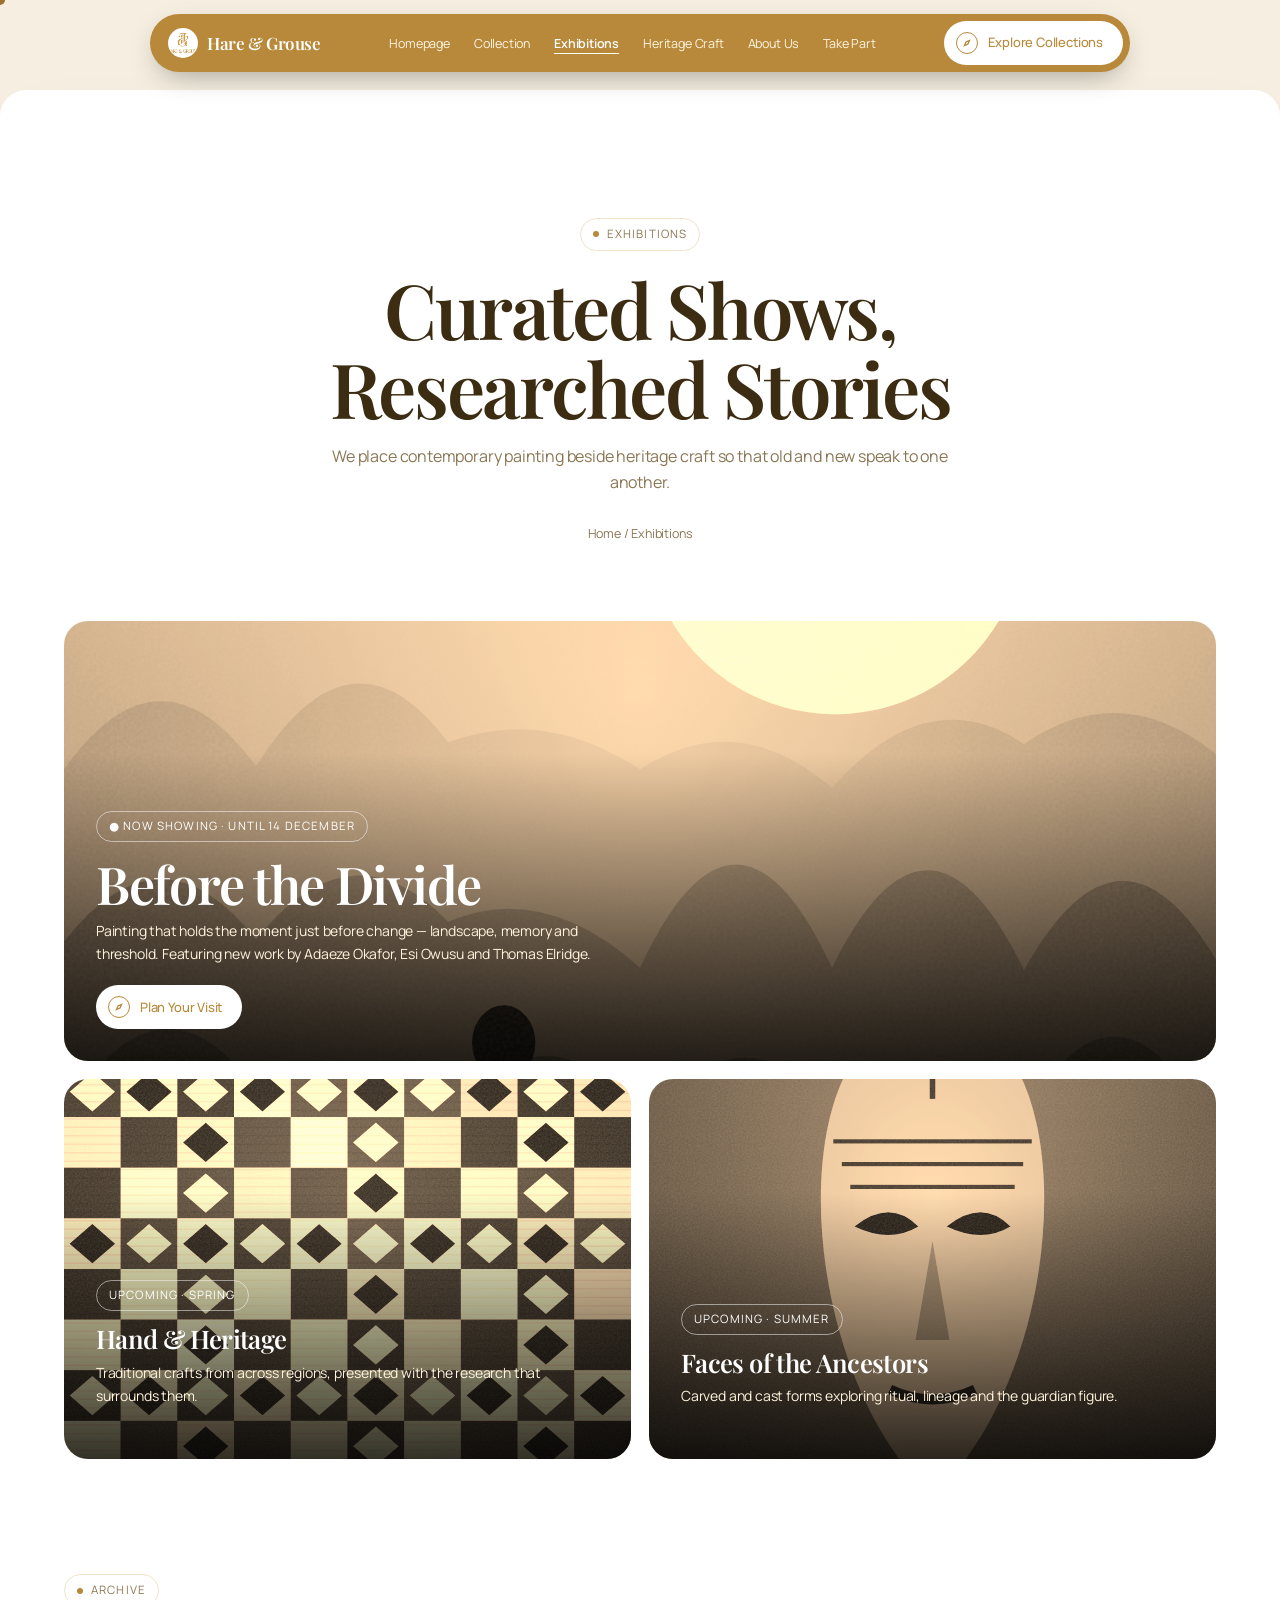
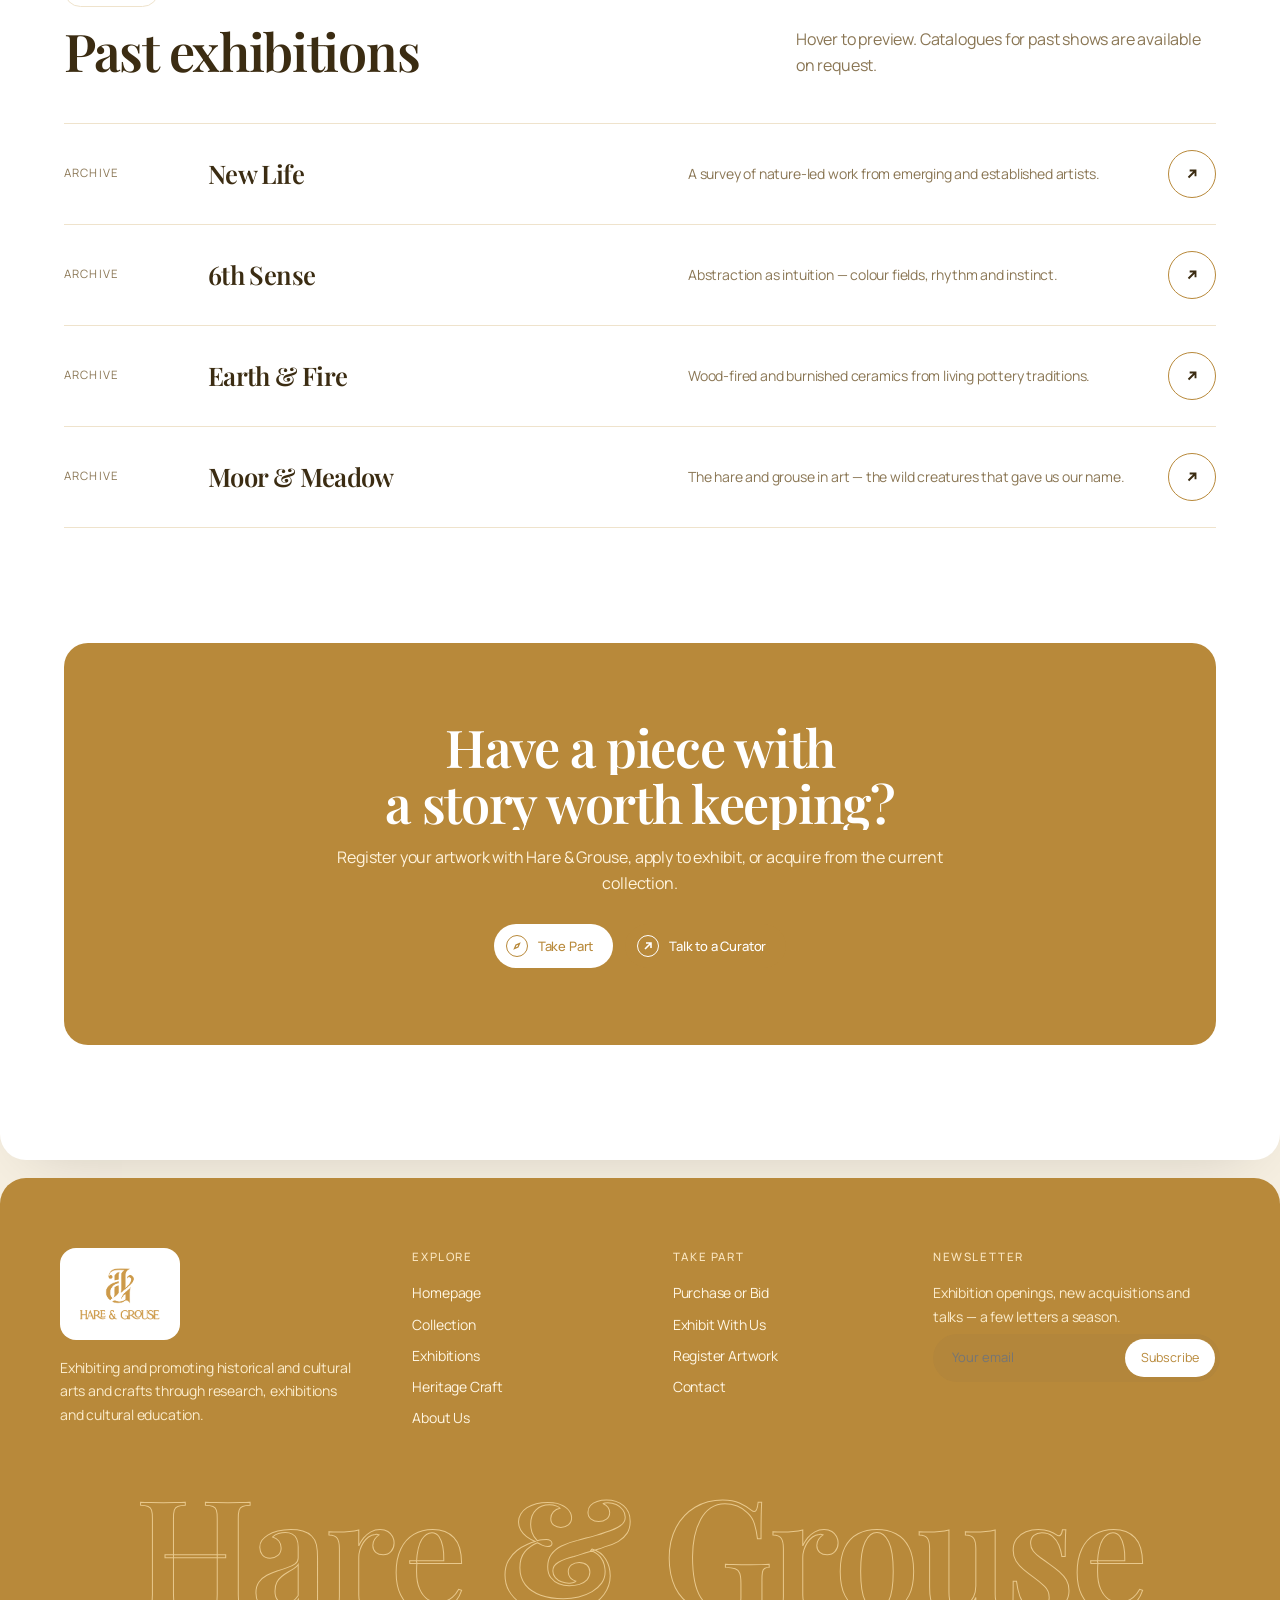
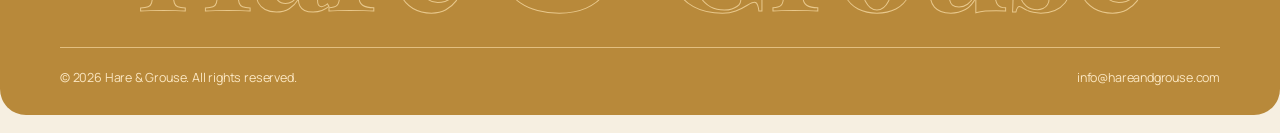
<file: exhibitions.html>
<!doctype html>
<html lang="en">
<head>
<meta charset="utf-8">
<meta name="viewport" content="width=device-width, initial-scale=1">
<title>Exhibitions — Hare & Grouse</title>
<meta name="description" content="Current, upcoming and past exhibitions at Hare & Grouse.">
<link rel="icon" href="assets/logo.png">
<link rel="preconnect" href="https://fonts.googleapis.com"><link rel="preconnect" href="https://fonts.gstatic.com" crossorigin>
<link href="https://fonts.googleapis.com/css2?family=Playfair+Display:wght@500;600;700&family=Manrope:wght@400;500;600;700&display=swap" rel="stylesheet">
<link rel="stylesheet" href="css/style.css">
</head>
<body data-page="exhibitions">

<main class="shell">
<header class="phero"><div class="pattern fade"></div>
<span class="eyebrow reveal">Exhibitions</span>
<h1 class="display" data-split>Curated Shows,<br>Researched Stories</h1>
<p class="lead reveal" data-d="2">We place contemporary painting beside heritage craft so that old and new speak to one another.</p>
<div class="crumbs reveal" data-d="3"><a href="index.html">Home</a> / Exhibitions</div></header>
<section class="section" style="padding-top:0">
  <div class="ex-card reveal" data-art="7,0"><div class="body"><span class="when">● Now showing · Until 14 December</span><h2 class="display" data-split>Before the Divide</h2><p>Painting that holds the moment just before change — landscape, memory and threshold. Featuring new work by Adaeze Okafor, Esi Owusu and Thomas Elridge.</p><a href="contact.html" class="btn btn-pill"><span class="ico"><svg viewBox="0 0 12 12" fill="none" stroke="currentColor" stroke-width="1.3"><path d="M8.5 3.5 7 7 3.5 8.5 5 5z"/></svg></span>Plan Your Visit</a></div></div>
  <div class="grid g2" style="margin-top:18px">
    <div class="ex-card reveal" data-d="1" data-art="9,1" style="min-height:380px"><div class="body"><span class="when">Upcoming · Spring</span><h3 class="display">Hand &amp; Heritage</h3><p>Traditional crafts from across regions, presented with the research that surrounds them.</p></div></div>
    <div class="ex-card reveal" data-d="2" data-art="21,6" style="min-height:380px"><div class="body"><span class="when">Upcoming · Summer</span><h3 class="display">Faces of the Ancestors</h3><p>Carved and cast forms exploring ritual, lineage and the guardian figure.</p></div></div>
  </div>
</section>
<section class="section" style="padding-top:0">
  <div class="sec-head"><div><span class="eyebrow reveal">Archive</span><h2 class="display" style="margin-top:16px" data-split>Past exhibitions</h2></div><p class="lead reveal">Hover to preview. Catalogues for past shows are available on request.</p></div>
  <div class="exh" data-thumb="13,3"><span class="status">Archive</span><h3 class="display">New Life</h3><p>A survey of nature-led work from emerging and established artists.</p><span class="arrow"><svg viewBox="0 0 12 12" fill="none" stroke="currentColor" stroke-width="1.6"><path d="M3 9L9 3M4 3h5v5"/></svg></span></div>
  <div class="exh" data-thumb="17,5"><span class="status">Archive</span><h3 class="display">6th Sense</h3><p>Abstraction as intuition — colour fields, rhythm and instinct.</p><span class="arrow"><svg viewBox="0 0 12 12" fill="none" stroke="currentColor" stroke-width="1.6"><path d="M3 9L9 3M4 3h5v5"/></svg></span></div>
  <div class="exh" data-thumb="19,2"><span class="status">Archive</span><h3 class="display">Earth &amp; Fire</h3><p>Wood-fired and burnished ceramics from living pottery traditions.</p><span class="arrow"><svg viewBox="0 0 12 12" fill="none" stroke="currentColor" stroke-width="1.6"><path d="M3 9L9 3M4 3h5v5"/></svg></span></div>
  <div class="exh" data-thumb="23,4"><span class="status">Archive</span><h3 class="display">Moor &amp; Meadow</h3><p>The hare and grouse in art — the wild creatures that gave us our name.</p><span class="arrow"><svg viewBox="0 0 12 12" fill="none" stroke="currentColor" stroke-width="1.6"><path d="M3 9L9 3M4 3h5v5"/></svg></span></div>
</section>
<section class="section" style="padding-top:0"><div class="cta-band reveal"><div class="pattern"></div>
<h2 class="display" data-split>Have a piece with<br>a story worth keeping?</h2>
<p class="lead">Register your artwork with Hare &amp; Grouse, apply to exhibit, or acquire from the current collection.</p>
<div class="cta-row"><a href="participate.html" class="btn btn-pill"><span class="ico"><svg viewBox="0 0 12 12" fill="none" stroke="currentColor" stroke-width="1.3"><path d="M8.5 3.5 7 7 3.5 8.5 5 5z"/></svg></span>Take Part</a><a href="contact.html" class="btn btn-dark"><span class="ico"><svg viewBox="0 0 12 12" fill="none" stroke="currentColor" stroke-width="1.6"><path d="M3 9L9 3M4 3h5v5"/></svg></span>Talk to a Curator</a></div></div></section>
</main>
<script src="js/main.js"></script>
</body>
</html>
</file>
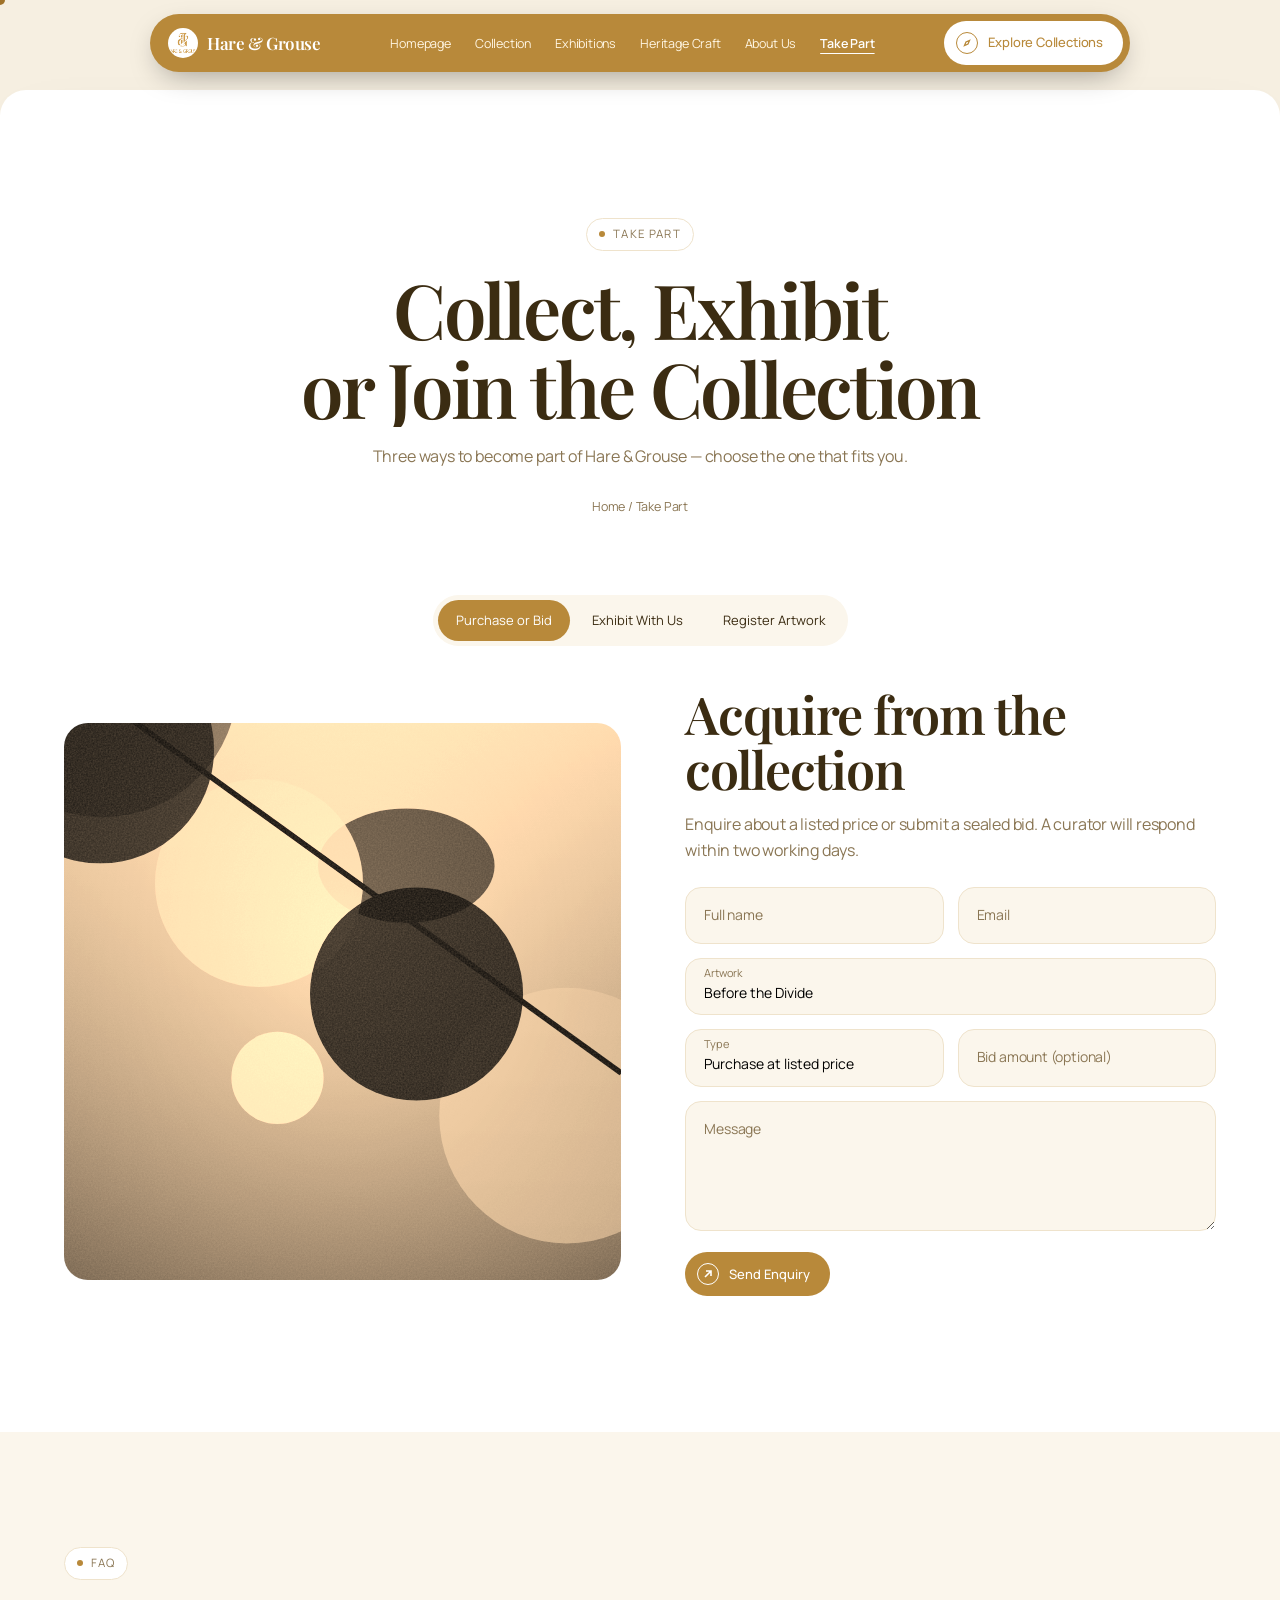
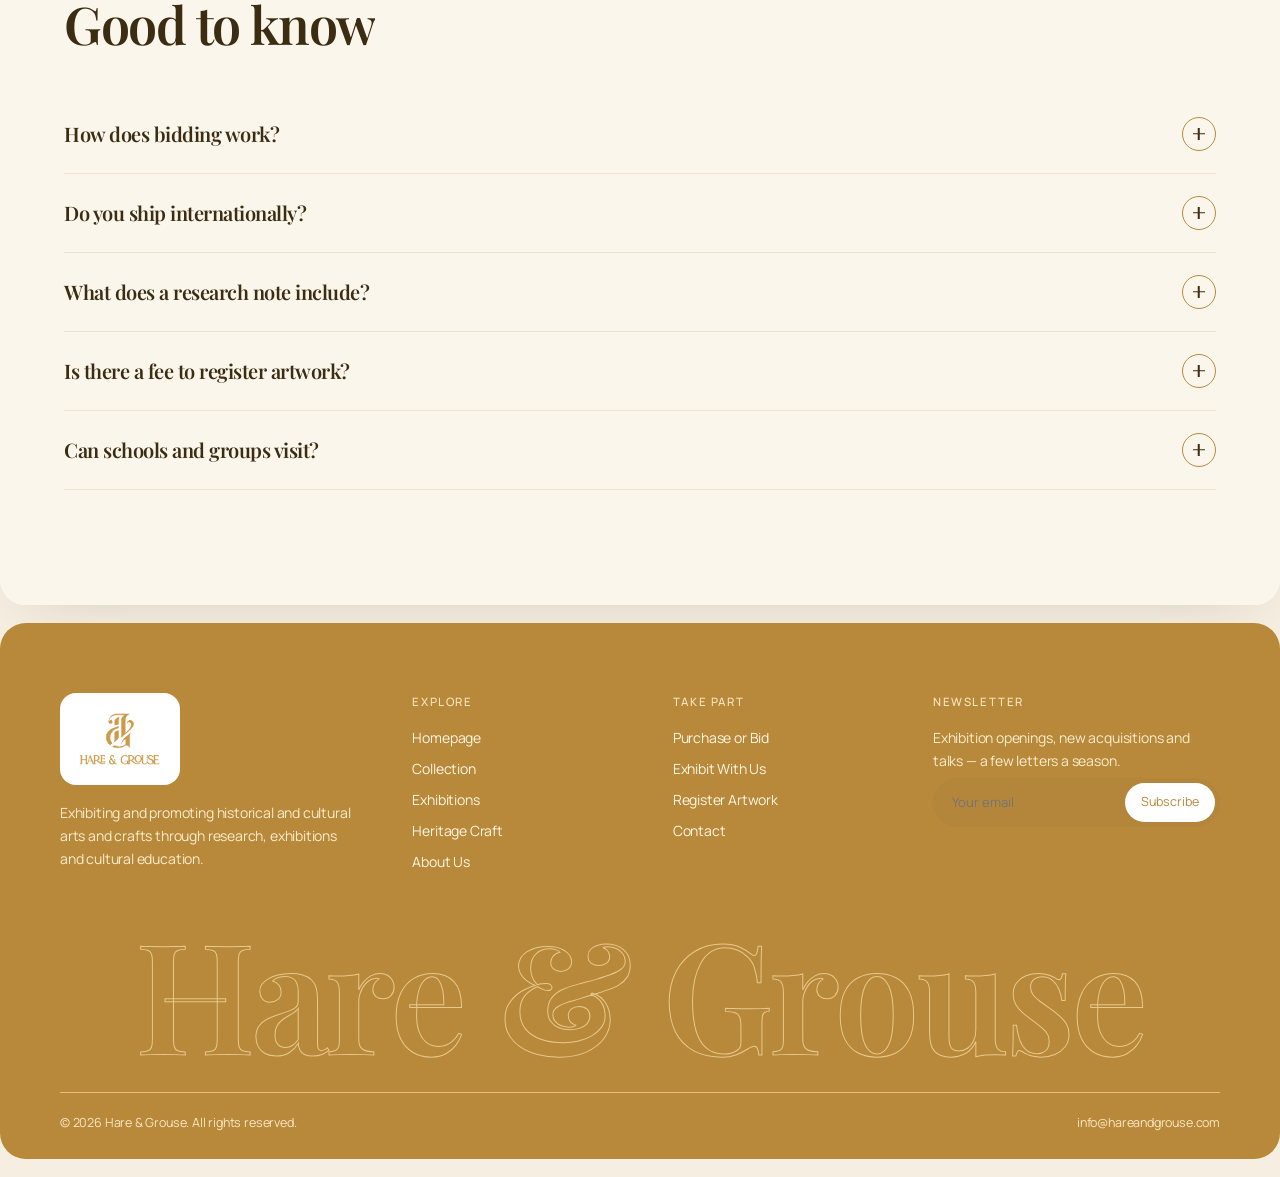
<file: participate.html>
<!doctype html>
<html lang="en">
<head>
<meta charset="utf-8">
<meta name="viewport" content="width=device-width, initial-scale=1">
<title>Take Part — Hare & Grouse</title>
<meta name="description" content="Purchase or bid on works, exhibit with Hare & Grouse, or register your artwork.">
<link rel="icon" href="assets/logo.png">
<link rel="preconnect" href="https://fonts.googleapis.com"><link rel="preconnect" href="https://fonts.gstatic.com" crossorigin>
<link href="https://fonts.googleapis.com/css2?family=Playfair+Display:wght@500;600;700&family=Manrope:wght@400;500;600;700&display=swap" rel="stylesheet">
<link rel="stylesheet" href="css/style.css">
</head>
<body data-page="participate">

<main class="shell">
<header class="phero"><div class="pattern fade"></div>
<span class="eyebrow reveal">Take Part</span>
<h1 class="display" data-split>Collect, Exhibit<br>or Join the Collection</h1>
<p class="lead reveal" data-d="2">Three ways to become part of Hare &amp; Grouse — choose the one that fits you.</p>
<div class="crumbs reveal" data-d="3"><a href="index.html">Home</a> / Take Part</div></header>
<section class="section" style="padding-top:0">
  <div class="center reveal" style="text-align:center;margin-bottom:40px"><div class="tabs"><span class="pill"></span><button class="tab" data-t="buy">Purchase or Bid</button><button class="tab" data-t="exhibit">Exhibit With Us</button><button class="tab" data-t="register">Register Artwork</button></div></div>
  <div class="panel" id="buy"><div class="feature"><div class="visual" data-art="61,5"></div><div><h2 class="display" style="margin-bottom:14px">Acquire from the collection</h2><p class="lead" style="margin-bottom:24px">Enquire about a listed price or submit a sealed bid. A curator will respond within two working days.</p>
    <form class="form" data-form><div class="field"><input id="b1" placeholder=" " required><label for="b1">Full name</label></div><div class="field"><input id="b2" type="email" placeholder=" " required><label for="b2">Email</label></div>
    <div class="field full"><select id="b3"><option>Before the Divide</option><option>Loom & Thread</option><option>Vessel No. 7</option><option>Grouse at Dusk</option><option>The Hare</option><option>6th Sense</option><option>New Life</option><option>Ancestral Weave</option><option>Twin Urns</option><option>Moorland Watch</option><option>Guardian Mask</option></select><label for="b3">Artwork</label></div>
    <div class="field"><select id="b4"><option>Purchase at listed price</option><option>Submit a bid</option></select><label for="b4">Type</label></div><div class="field"><input id="b5" placeholder=" "><label for="b5">Bid amount (optional)</label></div>
    <div class="field full"><textarea id="b6" placeholder=" "></textarea><label for="b6">Message</label></div><div class="full"><button class="btn btn-dark"><span class="ico"><svg viewBox="0 0 12 12" fill="none" stroke="currentColor" stroke-width="1.6"><path d="M3 9L9 3M4 3h5v5"/></svg></span>Send Enquiry</button><p class="form-note"></p></div></form></div></div></div>
  <div class="panel" id="exhibit"><div class="feature"><div class="visual" data-art="63,0"></div><div><h2 class="display" style="margin-bottom:14px">Apply to exhibit</h2><p class="lead" style="margin-bottom:24px">We welcome artists and heritage makers whose work fits an upcoming theme. Tell us about your practice.</p>
    <form class="form" data-form><div class="field"><input id="e1" placeholder=" " required><label for="e1">Name</label></div><div class="field"><input id="e2" type="email" placeholder=" " required><label for="e2">Email</label></div>
    <div class="field"><select id="e3"><option>Hand &amp; Heritage</option><option>Faces of the Ancestors</option><option>Open call</option></select><label for="e3">Exhibition</label></div><div class="field"><input id="e4" placeholder=" "><label for="e4">Portfolio link</label></div>
    <div class="field full"><textarea id="e5" placeholder=" " required></textarea><label for="e5">About your practice</label></div><div class="full"><button class="btn btn-dark"><span class="ico"><svg viewBox="0 0 12 12" fill="none" stroke="currentColor" stroke-width="1.6"><path d="M3 9L9 3M4 3h5v5"/></svg></span>Submit Application</button><p class="form-note"></p></div></form></div></div></div>
  <div class="panel" id="register"><div class="feature"><div class="visual" data-art="65,1"></div><div><h2 class="display" style="margin-bottom:14px">Register your artwork</h2><p class="lead" style="margin-bottom:24px">Own or make a piece of historical or cultural significance? Submit it for consideration — our researchers will be in touch.</p>
    <form class="form" data-form><div class="field"><input id="r1" placeholder=" " required><label for="r1">Name</label></div><div class="field"><input id="r2" type="email" placeholder=" " required><label for="r2">Email</label></div>
    <div class="field"><input id="r3" placeholder=" " required><label for="r3">Title of work</label></div><div class="field"><select id="r4"><option>Painting</option><option>Textile</option><option>Ceramics</option><option>Sculpture</option><option>Other craft</option></select><label for="r4">Discipline</label></div>
    <div class="field full"><textarea id="r5" placeholder=" "></textarea><label for="r5">Origin, age &amp; what you know of its history</label></div><div class="full"><button class="btn btn-dark"><span class="ico"><svg viewBox="0 0 12 12" fill="none" stroke="currentColor" stroke-width="1.6"><path d="M3 9L9 3M4 3h5v5"/></svg></span>Register Artwork</button><p class="form-note"></p></div></form></div></div></div>
</section>
<section class="section" style="background:var(--soft)"><div class="pattern"></div>
  <div class="sec-head"><div><span class="eyebrow reveal">FAQ</span><h2 class="display" style="margin-top:16px" data-split>Good to know</h2></div></div>
  <div class="faq-item reveal"><button class="faq-q">How does bidding work?<i></i></button><div class="faq-a"><div><p>Works marked “Bid” are offered by sealed bid over a fixed window. The highest bid at close is invited to complete the purchase.</p></div></div></div><div class="faq-item reveal"><button class="faq-q">Do you ship internationally?<i></i></button><div class="faq-a"><div><p>Yes. Every work is professionally packed and insured, and export paperwork for cultural objects is handled by our team.</p></div></div></div><div class="faq-item reveal"><button class="faq-q">What does a research note include?<i></i></button><div class="faq-a"><div><p>Maker, date, materials, technique, cultural context and provenance, plus care guidance for the object.</p></div></div></div><div class="faq-item reveal"><button class="faq-q">Is there a fee to register artwork?<i></i></button><div class="faq-a"><div><p>No. Registration and initial assessment are free. If we propose an exhibition or sale, terms are agreed with you in writing.</p></div></div></div><div class="faq-item reveal"><button class="faq-q">Can schools and groups visit?<i></i></button><div class="faq-a"><div><p>Absolutely — our learning visits are free for schools. Get in touch through the contact page to book.</p></div></div></div>
</section>
</main>
<script src="js/main.js"></script>
</body>
</html>
</file>
<file: css/style.css>
:root{
  --bg:#f6efe1; --card:#fff; --ink:#3b2c12; --muted:#8a7654; --soft:#fbf6ec; --dark:#b8893a;
  --line:#efe3cc; --gold:#a67a2e; --gold-d:#8a6420;
  --r:26px; --ease:cubic-bezier(.2,.8,.2,1);
  --display:'Playfair Display',Georgia,serif;
  --serif:'Playfair Display',Georgia,serif;
  --sans:'Manrope',system-ui,sans-serif;
}
*{box-sizing:border-box;margin:0;padding:0}
html{scroll-behavior:smooth}
body{background:var(--bg);color:var(--ink);font-family:var(--sans);font-size:15px;line-height:1.65;overflow-x:hidden;-webkit-font-smoothing:antialiased}
img,svg{display:block;max-width:100%}
a{color:inherit;text-decoration:none}
button{font:inherit;cursor:pointer;border:0;background:none;color:inherit}
::selection{background:var(--gold);color:#fff}

/* ---------- preloader ---------- */
#loader{position:fixed;inset:0;z-index:100;background:var(--dark);display:grid;place-items:center;transition:clip-path 1s var(--ease) .15s;clip-path:inset(0 0 0 0)}
#loader img{width:90px;animation:pulse 1.4s ease-in-out infinite}
#loader.done{clip-path:inset(0 0 100% 0)}
@keyframes pulse{50%{opacity:.4;transform:scale(.94)}}

/* ---------- shell (the white rounded card) ---------- */
.shell{max-width:1320px;margin:18px auto;background:var(--card);border-radius:var(--r);position:relative;overflow:hidden;box-shadow:0 20px 60px -30px rgba(0,0,0,.18)}
.shell + .shell{margin-top:18px}
@media(max-width:700px){.shell{margin:10px;border-radius:20px}}

/* ---------- nav ---------- */
.nav{position:sticky;top:14px;z-index:50;display:flex;justify-content:center;padding:0 16px;margin-top:14px;pointer-events:none}
.nav-bar{pointer-events:auto;width:min(980px,100%);background:var(--dark);color:#fff;border-radius:999px;padding:7px 7px 7px 18px;display:flex;align-items:center;gap:20px;box-shadow:0 10px 30px -10px rgba(0,0,0,.4);transition:transform .5s var(--ease),width .5s var(--ease)}
.nav.hide .nav-bar{transform:translateY(-140%)}
.brand{display:flex;align-items:center;gap:9px;font-family:var(--display);font-size:17px;letter-spacing:.02em;white-space:nowrap}
.brand img{width:30px;height:30px;border-radius:50%;background:#fff;object-fit:cover;object-position:50% 28%;padding:1px}
.nav-links{display:flex;gap:4px;margin:0 auto;list-style:none}
.nav-links a{white-space:nowrap;font-size:12.5px;padding:6px 10px;border-radius:999px;color:#fff6e3;transition:color .25s,background .25s}
.nav-links a:hover{color:#fff}
.nav-links a.active{color:#fff;font-weight:600}
.menu-btn{display:none;width:38px;height:38px;border-radius:50%;background:#fff;position:relative}
.menu-btn span{position:absolute;left:11px;right:11px;height:1.6px;background:var(--dark);transition:.35s var(--ease)}
.menu-btn span:nth-child(1){top:15px}.menu-btn span:nth-child(2){top:21px}
.menu-open .menu-btn span:nth-child(1){top:18px;transform:rotate(45deg)}
.menu-open .menu-btn span:nth-child(2){top:18px;transform:rotate(-45deg)}
.mobile-menu{position:fixed;inset:0;z-index:45;background:var(--dark);color:#fff;display:flex;flex-direction:column;justify-content:center;padding:90px 28px 40px;gap:4px;clip-path:circle(0 at calc(100% - 44px) 38px);transition:clip-path .7s var(--ease)}
.menu-open .mobile-menu{clip-path:circle(150% at calc(100% - 44px) 38px)}
.mobile-menu a{font-family:var(--display);font-size:clamp(30px,9vw,48px);line-height:1.25;opacity:0;transform:translateY(20px);transition:.5s var(--ease)}
.menu-open .mobile-menu a{opacity:1;transform:none}
.mobile-menu a.active{color:var(--gold)}
@media(max-width:1020px){.nav-links,.nav-bar .btn{display:none}.menu-btn{display:block}.nav-bar{justify-content:space-between}}

/* ---------- buttons ---------- */
.btn{display:inline-flex;align-items:center;gap:10px;border-radius:999px;padding:11px 20px 11px 12px;font-size:13px;font-weight:500;white-space:nowrap;transition:transform .35s var(--ease),background .3s,color .3s,box-shadow .3s;position:relative;overflow:hidden;isolation:isolate}
.btn .ico{width:22px;height:22px;border-radius:50%;display:grid;place-items:center;transition:transform .5s var(--ease)}
.btn .ico svg{width:12px;height:12px}
.btn:hover .ico{transform:rotate(45deg)}
.btn:hover{transform:translateY(-2px)}
.btn-dark{background:var(--dark);color:#fff}.btn-dark .ico{border:1.3px solid #fff}
.btn-light{background:#fff;color:var(--dark);border:1.6px solid var(--dark)}.btn-light .ico{background:var(--dark);color:#fff}
.btn-pill{background:#fff;color:var(--dark)}.btn-pill .ico{border:1.3px solid var(--dark)}
.btn::after{content:"";position:absolute;inset:0;z-index:-1;background:var(--gold);transform:translateY(101%);border-radius:inherit;transition:transform .45s var(--ease)}
.btn:hover::after{transform:none}
.btn-light:hover,.btn-pill:hover{color:#fff}.btn-light:hover .ico,.btn-pill:hover .ico{border-color:#fff;background:transparent}
.btn-dark:hover{color:var(--dark)}.btn-dark:hover .ico{border-color:var(--dark)}

/* ---------- pattern backdrop ---------- */
.pattern{position:absolute;inset:0;pointer-events:none;z-index:0;opacity:.06;background-repeat:repeat;background-size:360px}
.pattern.fade{-webkit-mask:linear-gradient(transparent,#000 35%,#000 75%,transparent);mask:linear-gradient(transparent,#000 35%,#000 75%,transparent)}

/* ---------- type ---------- */
.display{font-family:var(--display);font-weight:400;line-height:1.08;letter-spacing:-.005em}
h1.display{font-size:clamp(34px,6vw,70px)}
h2.display{font-size:clamp(28px,4.2vw,50px)}
h3.display{font-size:clamp(20px,2vw,26px)}
.lead{color:var(--muted);max-width:620px;font-size:clamp(14px,1.3vw,16px)}
.eyebrow{display:inline-flex;align-items:center;gap:8px;font-size:11.5px;letter-spacing:.14em;text-transform:uppercase;color:var(--muted);padding:6px 12px;border:1px solid var(--line);border-radius:999px;background:#fff}
.eyebrow::before{content:"";width:6px;height:6px;border-radius:50%;background:var(--gold)}
.gold{color:var(--gold)}
.center{text-align:center;margin-inline:auto}
.split-line{display:block;overflow:hidden}
.split-line > span{display:inline-block;transform:translateY(110%);transition:transform 1s var(--ease)}
.in .split-line > span,.split-line.in > span{transform:none}

/* ---------- sections ---------- */
.section{position:relative;padding:clamp(64px,9vw,120px) clamp(18px,5vw,64px)}
.section > *{position:relative;z-index:1}
.sec-head{display:flex;justify-content:space-between;align-items:flex-end;gap:24px;flex-wrap:wrap;margin-bottom:44px}
.sec-head .lead{max-width:420px}

/* ---------- reveal ---------- */
.reveal{opacity:0;transform:translateY(40px);transition:opacity 1s var(--ease),transform 1s var(--ease)}
.reveal.in{opacity:1;transform:none}
.reveal[data-d="1"]{transition-delay:.1s}.reveal[data-d="2"]{transition-delay:.2s}.reveal[data-d="3"]{transition-delay:.3s}.reveal[data-d="4"]{transition-delay:.4s}

/* ---------- hero ---------- */
.hero{position:relative;text-align:center;padding:clamp(70px,9vw,110px) 16px 30px;min-height:calc(100svh - 110px);display:flex;flex-direction:column;align-items:center}
.hero > *{position:relative;z-index:1}
.hero h1{max-width:900px;margin:0 auto 20px}
.hero .lead{margin:0 auto 30px}
.cta-row{display:flex;gap:12px;justify-content:center;flex-wrap:wrap}
.scroll-hint{display:inline-flex;align-items:center;gap:8px;font-size:12.5px;margin-top:22px;color:var(--ink)}
.scroll-hint i{width:18px;height:18px;border:1.2px solid var(--ink);border-radius:50%;display:grid;place-items:center;animation:bob 1.8s ease-in-out infinite}
.scroll-hint i svg{width:9px}
@keyframes bob{50%{transform:translateY(4px)}}

/* curved carousel */
.curve{position:relative;width:100%;height:clamp(250px,30vw,380px);margin-top:clamp(36px,5vw,60px);perspective:1100px;overflow:hidden;cursor:grab;touch-action:pan-y;user-select:none}
.curve.dragging{cursor:grabbing}
.curve-track{position:absolute;inset:0;transform-style:preserve-3d}
.curve-card{position:absolute;left:50%;top:50%;width:clamp(130px,17vw,220px);aspect-ratio:1/1.1;border-radius:14px;overflow:hidden;background:#fff3dc;box-shadow:0 18px 30px -18px rgba(0,0,0,.5);backface-visibility:hidden;will-change:transform}
.curve-card svg{width:100%;height:100%}
.curve-card figcaption{position:absolute;left:10px;right:10px;bottom:10px;color:#fff;font-size:11px;display:flex;justify-content:space-between;opacity:0;transform:translateY(8px);transition:.4s var(--ease)}
.curve-card:hover figcaption{opacity:1;transform:none}
.curve-card::after{content:"";position:absolute;inset:0;background:linear-gradient(transparent 55%,rgba(0,0,0,.55));opacity:0;transition:.4s}
.curve-card:hover::after{opacity:1}
.curve-card figcaption{z-index:1}

/* ---------- marquee ---------- */
.marquee{background:var(--dark);color:#fff;overflow:hidden;padding:18px 0;white-space:nowrap}
.marquee-inner{display:inline-flex;gap:40px;animation:marq 32s linear infinite;font-family:var(--display);font-size:clamp(20px,2.6vw,30px)}
.marquee-inner span{display:inline-flex;align-items:center;gap:40px}
.marquee-inner span::after{content:"✦";color:var(--gold);font-size:.7em}
@keyframes marq{to{transform:translateX(-50%)}}

/* ---------- cards / grids ---------- */
.grid{display:grid;gap:18px}
.g3{grid-template-columns:repeat(3,1fr)}
.g4{grid-template-columns:repeat(4,1fr)}
.g2{grid-template-columns:repeat(2,1fr)}
@media(max-width:1000px){.g4{grid-template-columns:repeat(2,1fr)}.g3{grid-template-columns:repeat(2,1fr)}}
@media(max-width:620px){.g4,.g3,.g2{grid-template-columns:1fr}}

.pillar{background:var(--soft);border-radius:20px;padding:28px;position:relative;overflow:hidden;transition:transform .5s var(--ease),background .4s,color .4s}
.pillar .num{font-family:var(--display);font-size:13px;color:var(--muted)}
.pillar h3{margin:40px 0 10px}
.pillar p{color:var(--muted);font-size:14px}
.pillar .glyph{position:absolute;right:-20px;top:-20px;width:130px;opacity:.08;transition:transform 1s var(--ease),opacity .4s}
.pillar:hover{background:var(--dark);color:#fff;transform:translateY(-6px)}
.pillar:hover p,.pillar:hover .num{color:#fff3dc}
.pillar:hover .glyph{opacity:.25;transform:rotate(60deg) scale(1.1)}
.pillar:hover .glyph *{stroke:var(--gold)}

.art-card{position:relative;cursor:pointer}
.art-card .frame{border-radius:18px;overflow:hidden;aspect-ratio:4/5;background:#fff3dc;position:relative}
.art-card .frame svg{width:100%;height:100%;transition:transform 1.2s var(--ease),filter .6s}
.art-card:hover .frame svg{transform:scale(1.07)}
.art-card .tag{position:absolute;top:12px;left:12px;background:rgba(255,255,255,.9);backdrop-filter:blur(6px);font-size:11px;padding:4px 10px;border-radius:999px;z-index:1}
.art-card .quick{position:absolute;right:12px;bottom:12px;width:42px;height:42px;border-radius:50%;background:var(--dark);color:#fff;display:grid;place-items:center;transform:scale(0) rotate(-90deg);transition:transform .5s var(--ease);z-index:1}
.art-card:hover .quick{transform:none}
.art-card .quick svg{width:14px}
.art-card .meta{display:flex;justify-content:space-between;gap:10px;padding:14px 4px 0}
.art-card .meta h4{font-family:var(--display);font-weight:400;font-size:17px}
.art-card .meta p{font-size:12.5px;color:var(--muted)}
.art-card .price{font-size:13px;font-weight:500;white-space:nowrap}

/* filter pills */
.filters{display:flex;gap:8px;flex-wrap:wrap}
.chip{padding:8px 16px;border-radius:999px;border:1.4px solid var(--dark);font-size:12.5px;transition:.3s}
.chip:hover{background:#fbf1dc}
.chip.on{background:var(--dark);color:#fff}
.art-card.hidden{display:none}

/* split feature */
.feature{display:grid;grid-template-columns:1.05fr 1fr;gap:clamp(28px,5vw,70px);align-items:center}
@media(max-width:860px){.feature{grid-template-columns:1fr}}
.feature .visual{border-radius:24px;overflow:hidden;aspect-ratio:1/1;position:relative}
.feature .visual svg{width:100%;height:100%}
.feature .badge{position:absolute;left:18px;bottom:18px;background:#fff;border-radius:16px;padding:12px 16px;display:flex;gap:12px;align-items:center;box-shadow:0 10px 30px -10px rgba(0,0,0,.3)}
.feature .badge b{font-family:var(--display);font-size:26px;font-weight:400}
.feature .badge span{font-size:12px;color:var(--muted);line-height:1.3}
.rotor{position:absolute;right:18px;top:18px;width:110px;height:110px;animation:spin 18s linear infinite}
@keyframes spin{to{transform:rotate(360deg)}}

/* stats */
.stats{display:grid;grid-template-columns:repeat(4,1fr);border-top:1px solid var(--line);margin-top:50px}
.stats div{padding:26px 10px 0;border-right:1px solid var(--line)}
.stats div:last-child{border:0}
.stats b{display:block;font-family:var(--display);font-weight:400;font-size:clamp(30px,4vw,48px);line-height:1}
.stats span{font-size:12.5px;color:var(--muted)}
@media(max-width:620px){.stats{grid-template-columns:1fr 1fr}.stats div:nth-child(2){border:0}}

/* exhibitions list */
.exh{display:grid;grid-template-columns:120px 1fr 1fr auto;gap:24px;align-items:center;padding:26px 0;border-top:1px solid var(--line);position:relative;transition:padding .5s var(--ease)}
.exh:last-child{border-bottom:1px solid var(--line)}
.exh .status{font-size:11.5px;letter-spacing:.1em;text-transform:uppercase;color:var(--muted)}
.exh .status.now{color:var(--gold-d)}
.exh h3{transition:transform .5s var(--ease)}
.exh p{color:var(--muted);font-size:14px}
.exh .arrow{width:48px;height:48px;border-radius:50%;border:1.4px solid var(--dark);display:grid;place-items:center;transition:.45s var(--ease)}
.exh .arrow svg{width:14px}
.exh:hover{padding-inline:18px}
.exh:hover .arrow{background:var(--dark);color:#fff;transform:rotate(-45deg)}
.exh-thumb{position:fixed;width:240px;aspect-ratio:4/5;border-radius:16px;overflow:hidden;pointer-events:none;z-index:40;opacity:0;transform:translate(-50%,-50%) scale(.6) rotate(-6deg);transition:opacity .35s,transform .5s var(--ease)}
.exh-thumb.on{opacity:1;transform:translate(-50%,-50%) scale(1) rotate(-3deg)}
.exh-thumb svg{width:100%;height:100%}
@media(max-width:760px){.exh{grid-template-columns:1fr auto;gap:8px 16px}.exh .status{grid-column:1/-1}.exh p{grid-column:1}.exh .arrow{grid-row:2/4;grid-column:2}.exh-thumb{display:none}}

/* big exhibition card */
.ex-card{border-radius:24px;overflow:hidden;position:relative;min-height:440px;color:#fff;display:flex;align-items:flex-end}
.ex-card > svg{position:absolute;inset:0;width:100%;height:100%;transition:transform 1.4s var(--ease)}
.ex-card:hover > svg{transform:scale(1.06)}
.ex-card::before{content:"";position:absolute;inset:0;background:linear-gradient(transparent 30%,rgba(0,0,0,.8));z-index:1}
.ex-card .body{position:relative;z-index:2;padding:32px;max-width:600px}
.ex-card .body p{color:#fff3dc;margin:8px 0 20px;font-size:14px}
.ex-card .when{display:inline-block;font-size:11.5px;letter-spacing:.1em;text-transform:uppercase;padding:5px 12px;border:1px solid rgba(255,255,255,.5);border-radius:999px;margin-bottom:14px}

/* timeline */
.timeline{position:relative;max-width:820px;margin:0 auto}
.timeline::before{content:"";position:absolute;left:18px;top:0;bottom:0;width:1.5px;background:var(--line)}
.timeline .prog{position:absolute;left:18px;top:0;width:1.5px;background:var(--gold);height:0}
.t-item{position:relative;padding:0 0 44px 64px}
.t-item::before{content:"";position:absolute;left:11px;top:6px;width:16px;height:16px;border-radius:50%;background:#fff;border:1.5px solid var(--dark);transition:.4s}
.t-item.in::before{background:var(--gold);border-color:var(--gold)}
.t-item .yr{font-family:var(--display);font-size:13px;color:var(--gold-d)}
.t-item h3{margin:4px 0 6px}
.t-item p{color:var(--muted);font-size:14px}

/* steps / forms */
.step{border:1.4px solid var(--line);border-radius:20px;padding:28px;transition:.4s var(--ease);background:#fff}
.step:hover{border-color:var(--dark);transform:translateY(-4px)}
.step .n{width:42px;height:42px;border-radius:50%;background:var(--dark);color:#fff;display:grid;place-items:center;font-family:var(--display);margin-bottom:26px}
.step h3{margin-bottom:8px}
.step p{color:var(--muted);font-size:14px}

.tabs{display:inline-flex;background:var(--soft);padding:5px;border-radius:999px;gap:4px;position:relative;flex-wrap:wrap}
.tab{padding:10px 18px;border-radius:999px;font-size:13px;position:relative;z-index:1;transition:color .3s}
.tab.on{color:#fff}
.tabs .pill{position:absolute;top:5px;bottom:5px;background:var(--dark);border-radius:999px;transition:.5s var(--ease);z-index:0}
.panel{display:none;animation:fadeUp .6s var(--ease)}
.panel.on{display:block}
@keyframes fadeUp{from{opacity:0;transform:translateY(16px)}}

.form{display:grid;grid-template-columns:1fr 1fr;gap:14px}
.form .full{grid-column:1/-1}
@media(max-width:620px){.form{grid-template-columns:1fr}}
.field{position:relative}
.field input,.field textarea,.field select{width:100%;font:inherit;font-size:14px;padding:22px 18px 10px;border:1.4px solid var(--line);border-radius:16px;background:var(--soft);transition:.3s;outline:none;appearance:none}
.field textarea{min-height:130px;resize:vertical}
.field label{position:absolute;left:19px;top:16px;font-size:14px;color:var(--muted);pointer-events:none;transition:.3s var(--ease)}
.field input:focus,.field textarea:focus,.field select:focus{border-color:var(--dark);background:#fff}
.field input:focus + label,.field input:not(:placeholder-shown) + label,.field textarea:focus + label,.field textarea:not(:placeholder-shown) + label,.field select + label{top:6px;font-size:11px}
.form-note{font-size:13px;color:var(--gold-d);min-height:20px}

/* faq */
.faq-item{border-bottom:1px solid var(--line)}
.faq-q{width:100%;display:flex;justify-content:space-between;align-items:center;gap:20px;padding:22px 0;text-align:left;font-family:var(--display);font-size:clamp(16px,1.7vw,20px)}
.faq-q i{width:34px;height:34px;flex:none;border-radius:50%;border:1.4px solid var(--dark);position:relative;transition:.4s var(--ease)}
.faq-q i::before,.faq-q i::after{content:"";position:absolute;left:50%;top:50%;width:12px;height:1.5px;background:currentColor;transform:translate(-50%,-50%)}
.faq-q i::after{transform:translate(-50%,-50%) rotate(90deg);transition:.4s var(--ease)}
.faq-item.open .faq-q i{background:var(--dark);color:#fff}
.faq-item.open .faq-q i::after{transform:translate(-50%,-50%) rotate(0)}
.faq-a{display:grid;grid-template-rows:0fr;transition:grid-template-rows .5s var(--ease)}
.faq-a > div{overflow:hidden;color:var(--muted);font-size:14.5px}
.faq-item.open .faq-a{grid-template-rows:1fr}
.faq-a p{padding-bottom:22px;max-width:680px}

/* quote */
.quote{font-family:var(--serif);font-style:italic;font-size:clamp(24px,3.3vw,42px);line-height:1.25;max-width:960px;margin:0 auto;text-align:center}
.quote .w{opacity:.15;transition:opacity .4s}
.quote .w.lit{opacity:1}
.quote cite{display:block;margin-top:24px;font-family:var(--sans);font-style:normal;font-size:13px;color:var(--muted)}

/* page hero (inner pages) */
.phero{position:relative;padding:clamp(80px,10vw,130px) clamp(18px,5vw,64px) clamp(50px,6vw,80px);text-align:center}
.phero > *{position:relative;z-index:1}
.phero h1{margin:18px auto 16px;max-width:900px}
.phero .lead{margin:0 auto}
.crumbs{font-size:12.5px;color:var(--muted);margin-top:28px}
.crumbs a:hover{color:var(--ink)}

/* CTA band */
.cta-band{background:var(--dark);color:#fff;border-radius:24px;padding:clamp(40px,6vw,80px) clamp(22px,5vw,64px);position:relative;overflow:hidden;text-align:center}
.cta-band .pattern{opacity:.08;filter:invert(1)}
.cta-band .lead{color:#fff3dc;margin:14px auto 28px}
.cta-band > *{position:relative}

/* modal */
.modal{position:fixed;inset:0;z-index:80;display:grid;place-items:center;padding:16px;visibility:hidden}
.modal .scrim{position:absolute;inset:0;background:rgba(59,44,18,.55);backdrop-filter:blur(6px);opacity:0;transition:.4s}
.modal .box{position:relative;background:#fff;border-radius:24px;width:min(920px,100%);max-height:90svh;overflow:auto;display:grid;grid-template-columns:1fr 1fr;transform:translateY(40px) scale(.96);opacity:0;transition:.5s var(--ease)}
.modal.on{visibility:visible}.modal.on .scrim{opacity:1}.modal.on .box{transform:none;opacity:1}
.modal .m-art svg{width:100%;height:100%;min-height:320px}
.modal .info{padding:34px;display:flex;flex-direction:column;gap:14px}
.modal .info dl{display:grid;grid-template-columns:auto 1fr;gap:6px 18px;font-size:13.5px}
.modal .info dt{color:var(--muted)}
.modal .x{position:absolute;right:14px;top:14px;width:40px;height:40px;border-radius:50%;background:#fff;z-index:2;display:grid;place-items:center;box-shadow:0 4px 14px rgba(0,0,0,.15);transition:transform .4s var(--ease)}
.modal .x:hover{transform:rotate(90deg)}
@media(max-width:700px){.modal .box{grid-template-columns:1fr}.modal .m-art svg{min-height:260px;max-height:320px}}

/* footer */
.footer{background:var(--dark);color:#fff;border-radius:var(--r);max-width:1320px;margin:18px auto;padding:clamp(40px,6vw,70px) clamp(20px,5vw,60px) 26px;position:relative;overflow:hidden}
@media(max-width:700px){.footer{margin:10px;border-radius:20px}}
.footer .big{font-family:var(--display);font-size:clamp(46px,12vw,170px);line-height:.9;letter-spacing:-.01em;color:transparent;-webkit-text-stroke:1px #e8c88c;white-space:nowrap;margin-top:50px;text-align:center;transition:color .6s}
.footer .big:hover{color:var(--gold);-webkit-text-stroke-color:var(--gold)}
.foot-grid{display:grid;grid-template-columns:1.4fr 1fr 1fr 1.2fr;gap:30px}
@media(max-width:860px){.foot-grid{grid-template-columns:1fr 1fr}}
.foot-grid h5{font-size:11.5px;letter-spacing:.14em;text-transform:uppercase;color:#fbe7c2;margin-bottom:14px;font-weight:500}
.foot-grid ul{list-style:none;display:grid;gap:8px;font-size:14px;color:#fff6e3}
.foot-grid a:hover{color:var(--gold)}
.foot-logo{width:120px;margin-bottom:16px}
.foot-grid p{color:#fbeccc;font-size:14px;max-width:300px}
.news{display:flex;background:#b3863b;border-radius:999px;padding:5px;margin-top:6px}
.news input{flex:1;min-width:0;background:none;border:0;outline:none;color:#fff;padding:0 14px;font:inherit;font-size:13px}
.news button{background:#fff;color:var(--dark);border-radius:999px;padding:9px 16px;font-size:12.5px;transition:.3s}
.news button:hover{background:var(--gold);color:#fff}
.foot-bottom{display:flex;justify-content:space-between;flex-wrap:wrap;gap:10px;margin-top:30px;padding-top:20px;border-top:1px solid #e2bf80;font-size:12.5px;color:#fbe7c2}
.to-top{position:fixed;right:18px;bottom:18px;z-index:40;width:48px;height:48px;border-radius:50%;background:var(--dark);color:#fff;display:grid;place-items:center;transform:scale(0);transition:transform .5s var(--ease)}
.to-top.on{transform:none}
.to-top svg{width:14px}
.to-top circle{transition:stroke-dashoffset .1s}

/* cursor */
.cursor{position:fixed;left:0;top:0;width:10px;height:10px;border-radius:50%;background:var(--gold);pointer-events:none;z-index:90;transform:translate(-50%,-50%);transition:width .3s var(--ease),height .3s var(--ease),background .3s;mix-blend-mode:multiply}
.cursor.big{width:64px;height:64px;background:rgba(201,154,74,.25)}
@media(hover:none){.cursor{display:none}}

@media(prefers-reduced-motion:reduce){*,*::before,*::after{animation:none!important;transition:none!important}.reveal{opacity:1;transform:none}.split-line > span{transform:none}}
.feature .visual svg.rotor{width:110px;height:110px}
@media(max-width:620px){.foot-grid{grid-template-columns:1fr}}

/* gold-tinted artwork */
.curve-card svg,.art-card .frame svg,.feature .visual>svg:first-child,.ex-card>svg,.m-art svg,.exh-thumb svg{filter:sepia(.65) saturate(1.5) hue-rotate(-8deg)}
.pattern{filter:sepia(1) saturate(3)}
.nav-links a.active{color:#fff;text-decoration:underline;text-underline-offset:5px}
.footer .big:hover{color:#fff;-webkit-text-stroke-color:#fff}
.btn::after{background:var(--gold-d)}
.btn-dark:hover{color:#fff}.btn-dark:hover .ico{border-color:#fff}
#loader{background:#fff}
.foot-logo{background:#fff;border-radius:16px;padding:10px}
.mobile-menu a.active{color:#fff;text-decoration:underline;text-underline-offset:8px}
.marquee-inner span::after{color:#fff}
.eyebrow::before{background:var(--dark)}

/* headings: Playfair Display, tightened */
.display,.brand,.mobile-menu a,.marquee-inner,.footer .big,.stats b,.art-card .meta h4,.faq-q,.feature .badge b,.pillar .num,.step .n,.t-item .yr{font-weight:600;letter-spacing:-.025em}
h1.display{font-size:clamp(36px,6.2vw,76px);line-height:1.04;letter-spacing:-.03em}
h2.display{font-size:clamp(28px,4.3vw,52px);line-height:1.06;letter-spacing:-.025em}
h3.display{font-size:clamp(20px,2vw,26px)}
.art-card .meta h4{font-size:18px}
body{letter-spacing:-.012em}
.eyebrow{letter-spacing:.1em}
/* hero pattern behind the curved carousel */
.hero-bg{position:absolute;left:0;right:0;bottom:0;height:62%;z-index:0;pointer-events:none;background:url(../assets/hero-pattern.jpg) center/cover;opacity:.14;
  -webkit-mask:linear-gradient(transparent,#000 30%,#000 80%,transparent);mask:linear-gradient(transparent,#000 30%,#000 80%,transparent)}

.quote{font-style:normal;font-weight:500;letter-spacing:-.02em}
</file>
